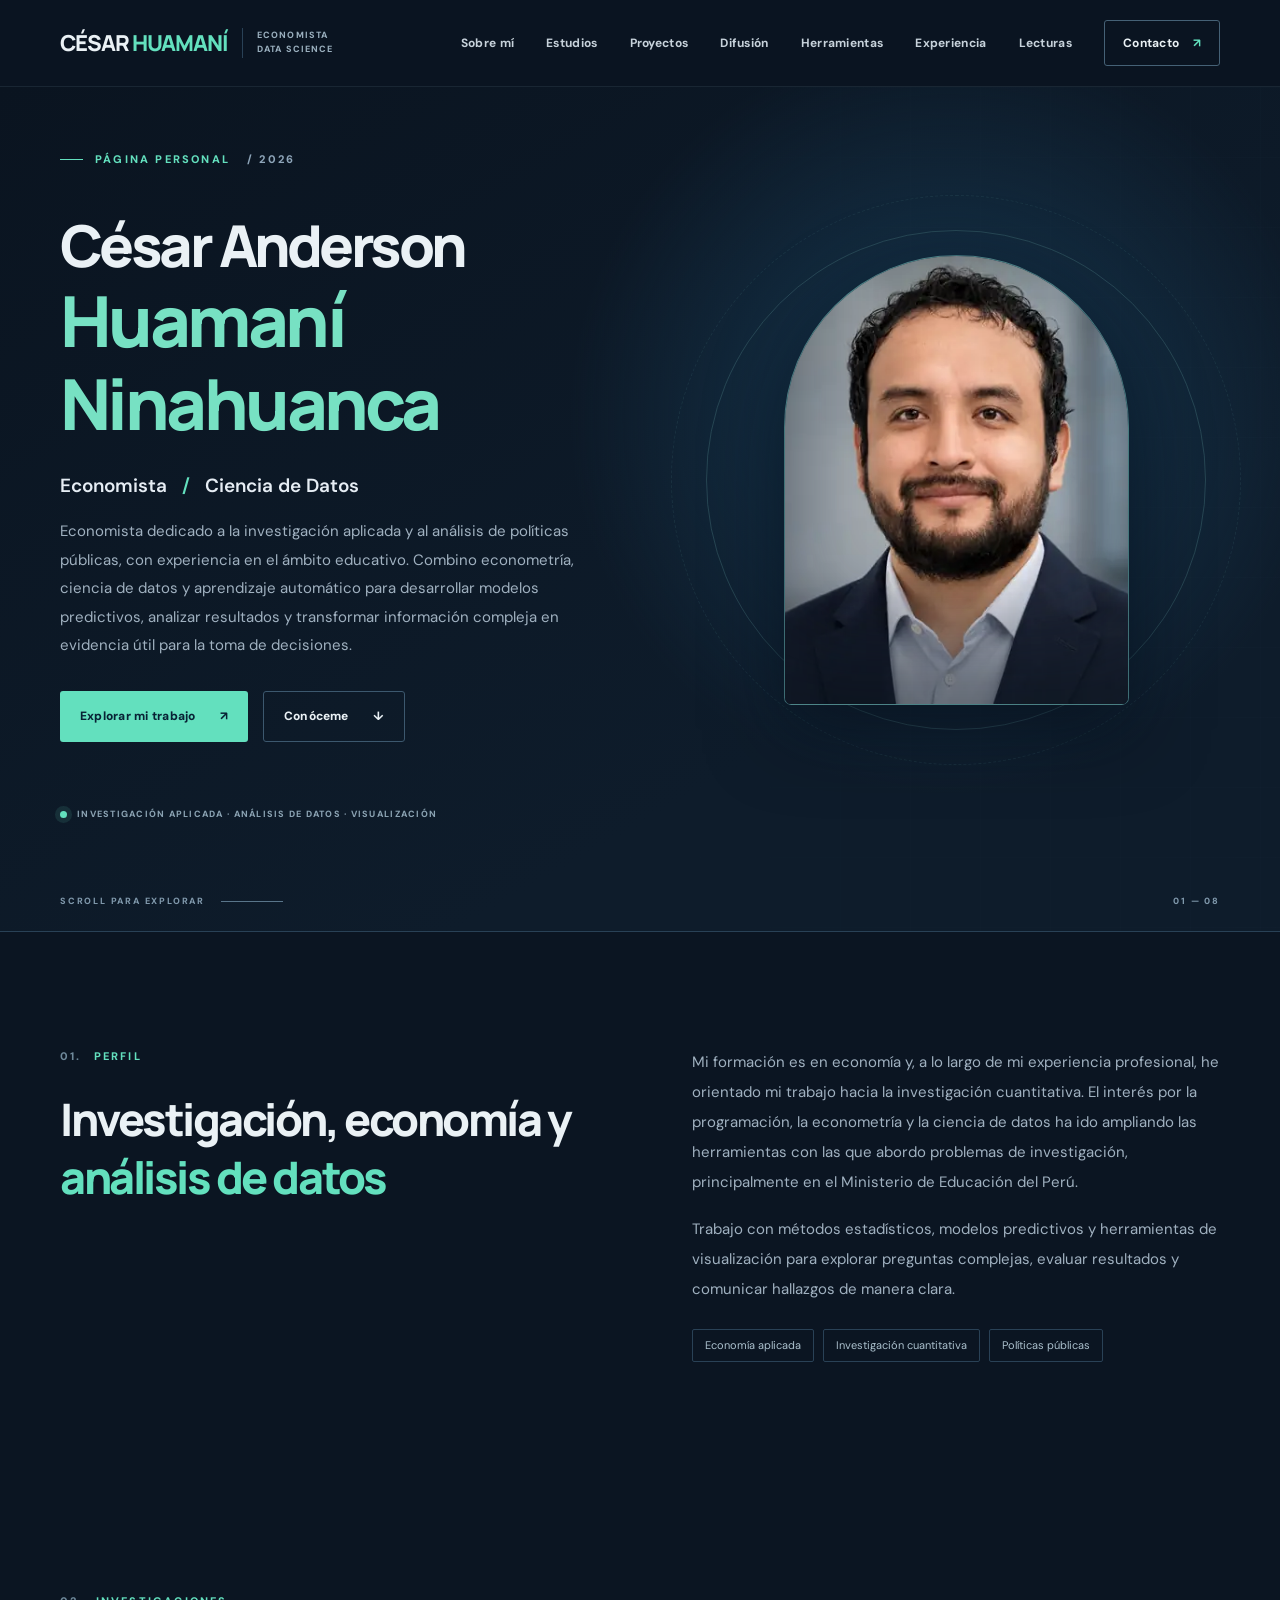
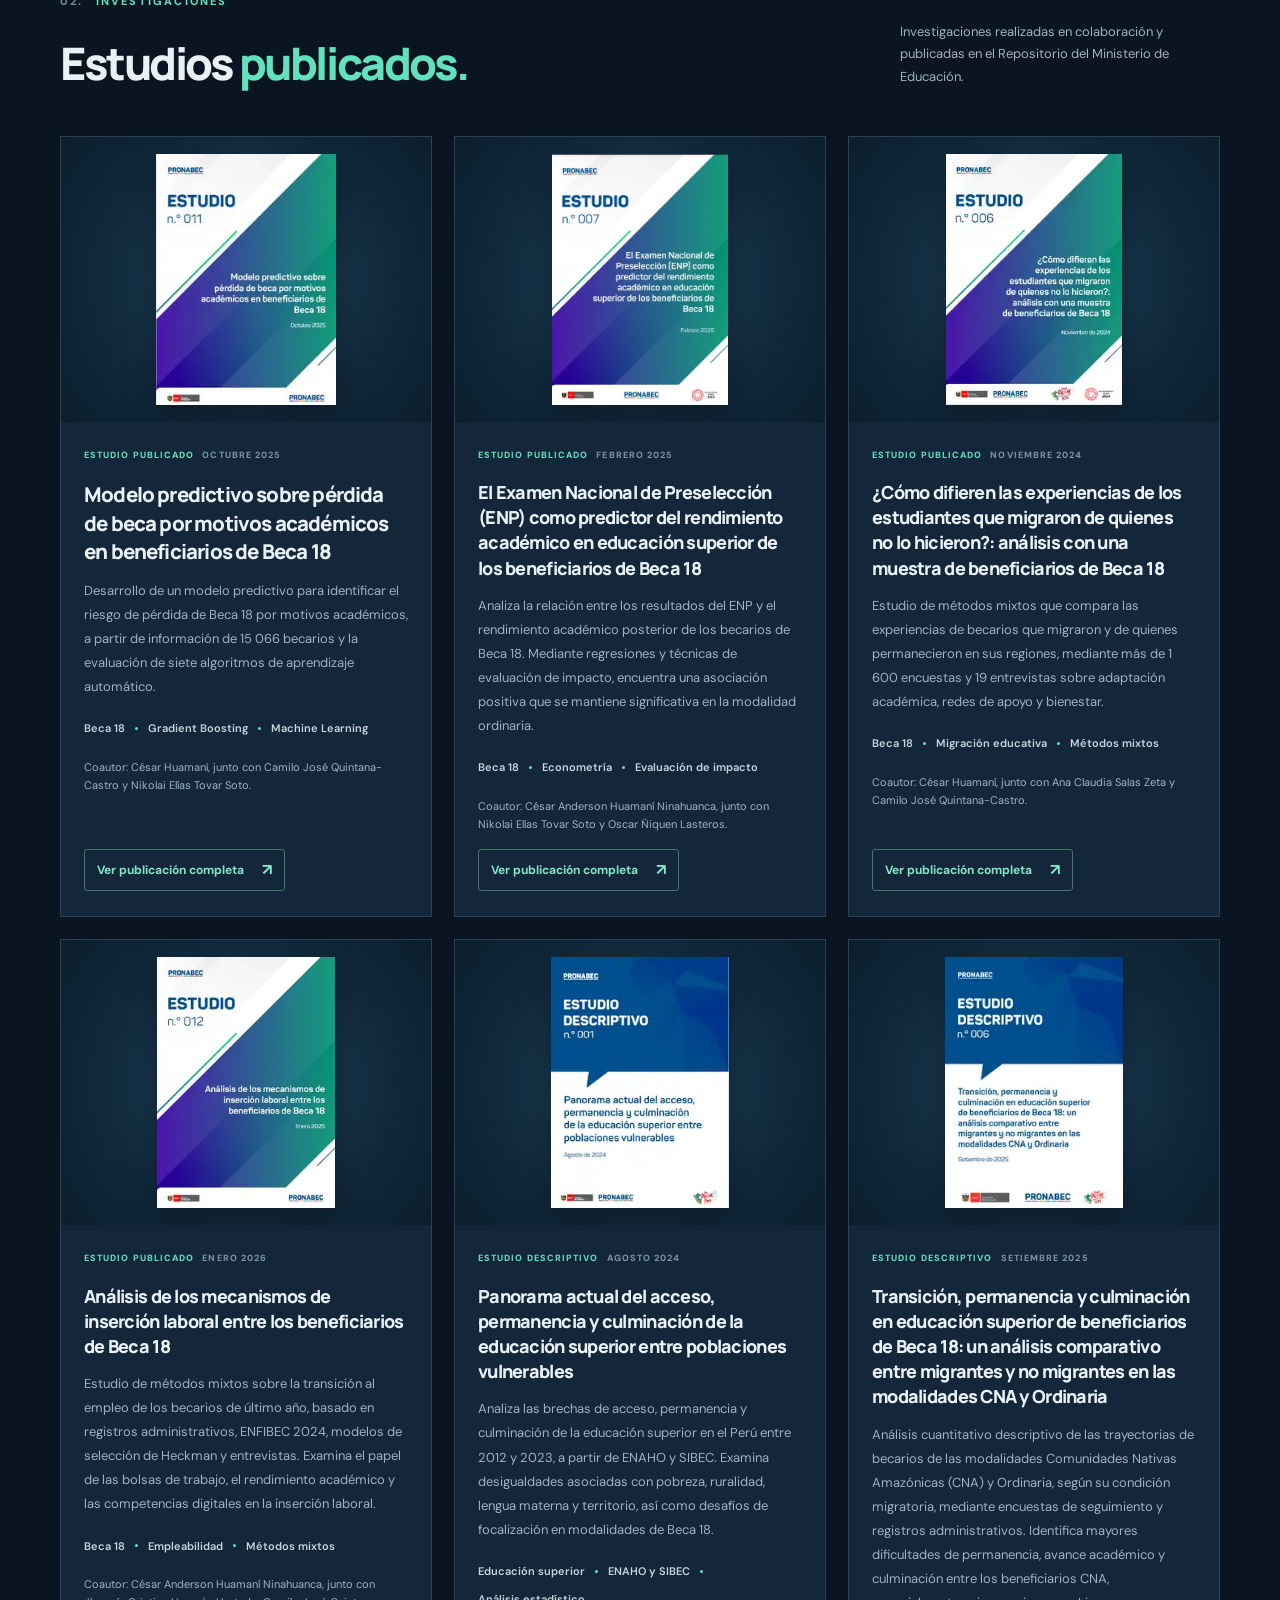
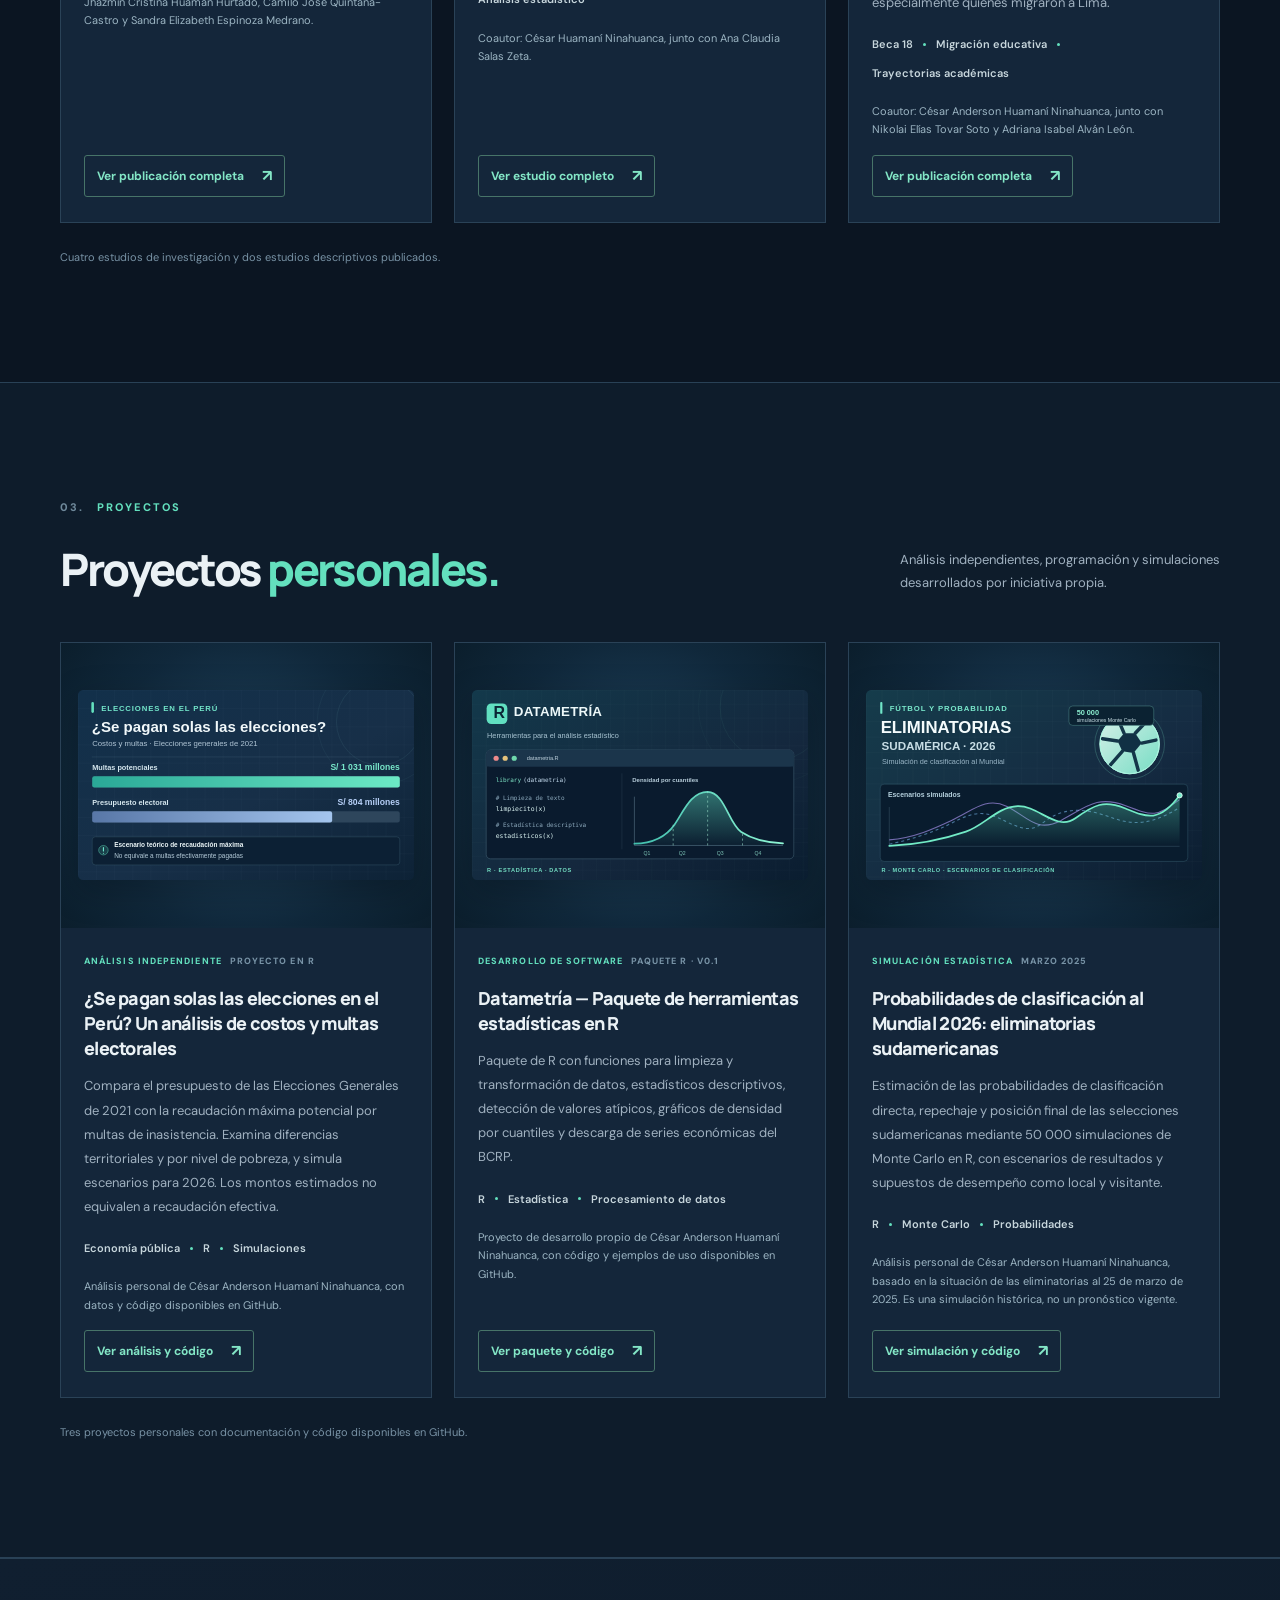
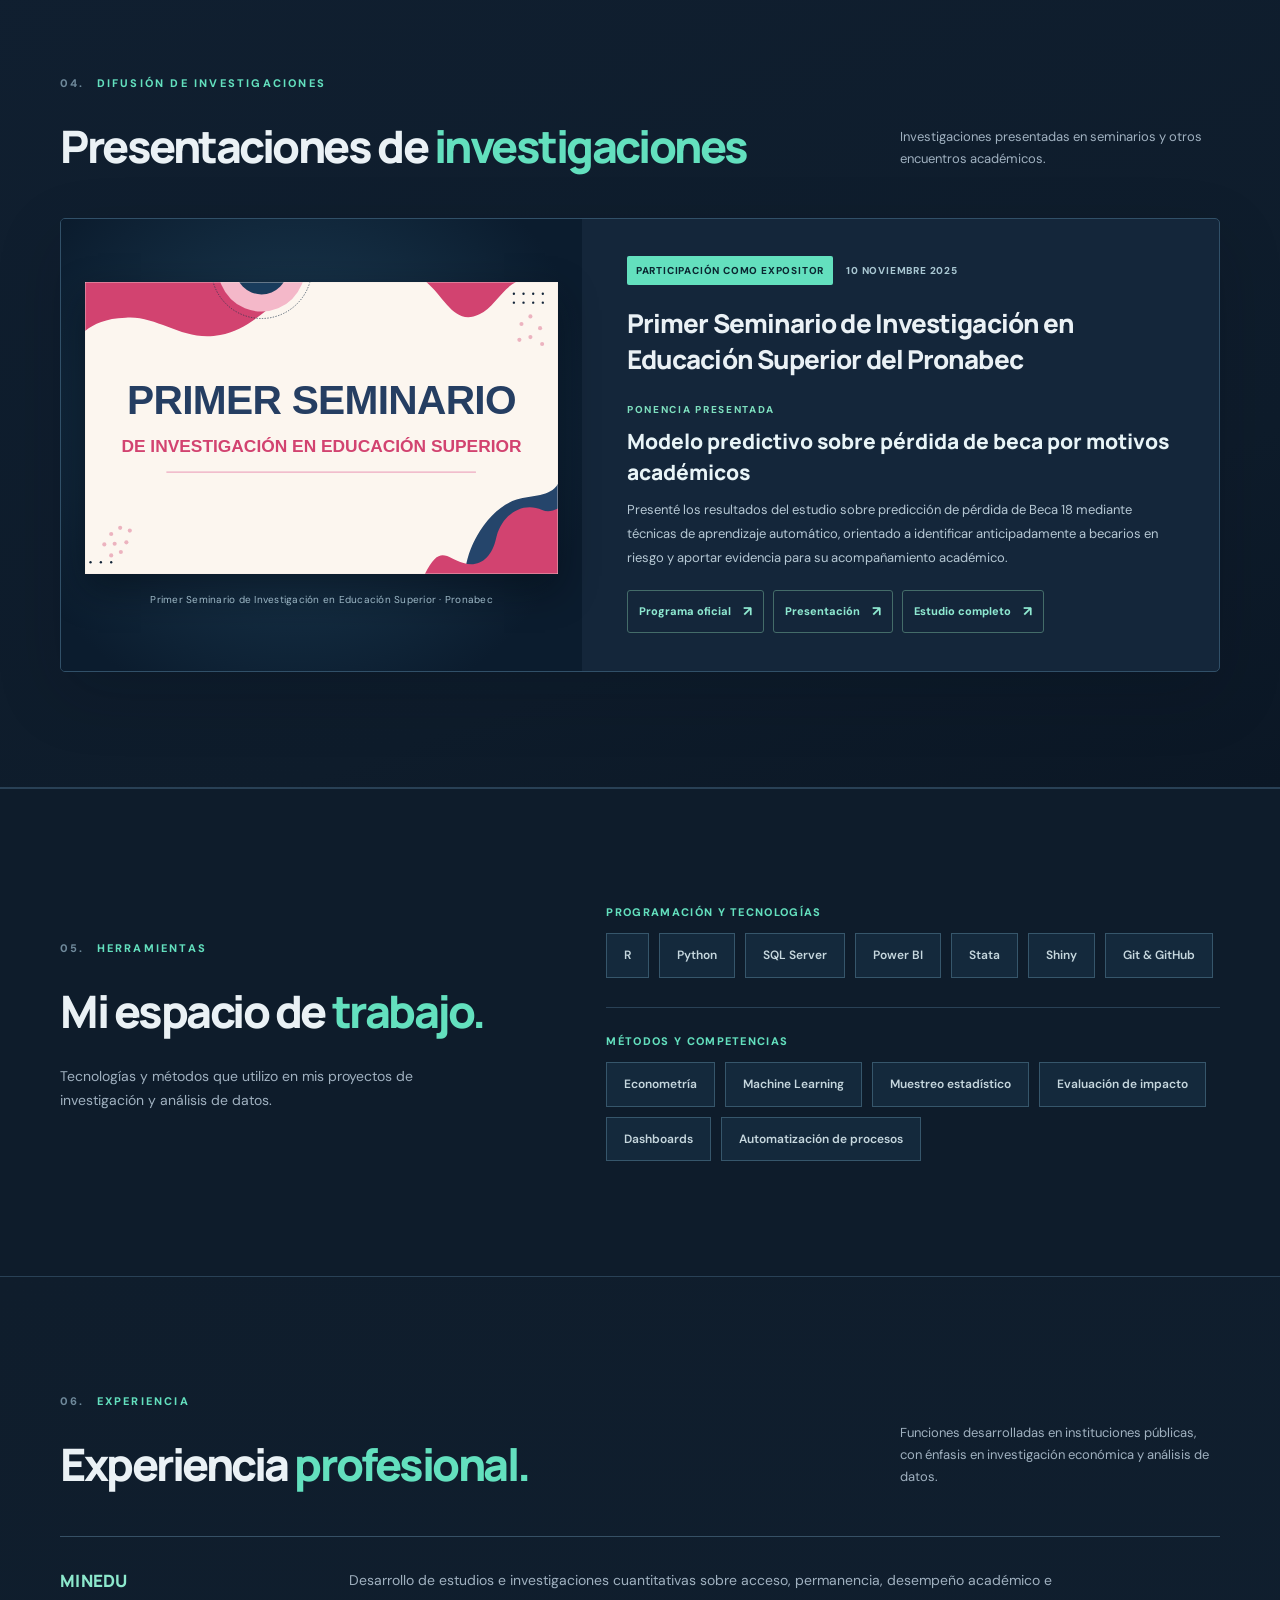
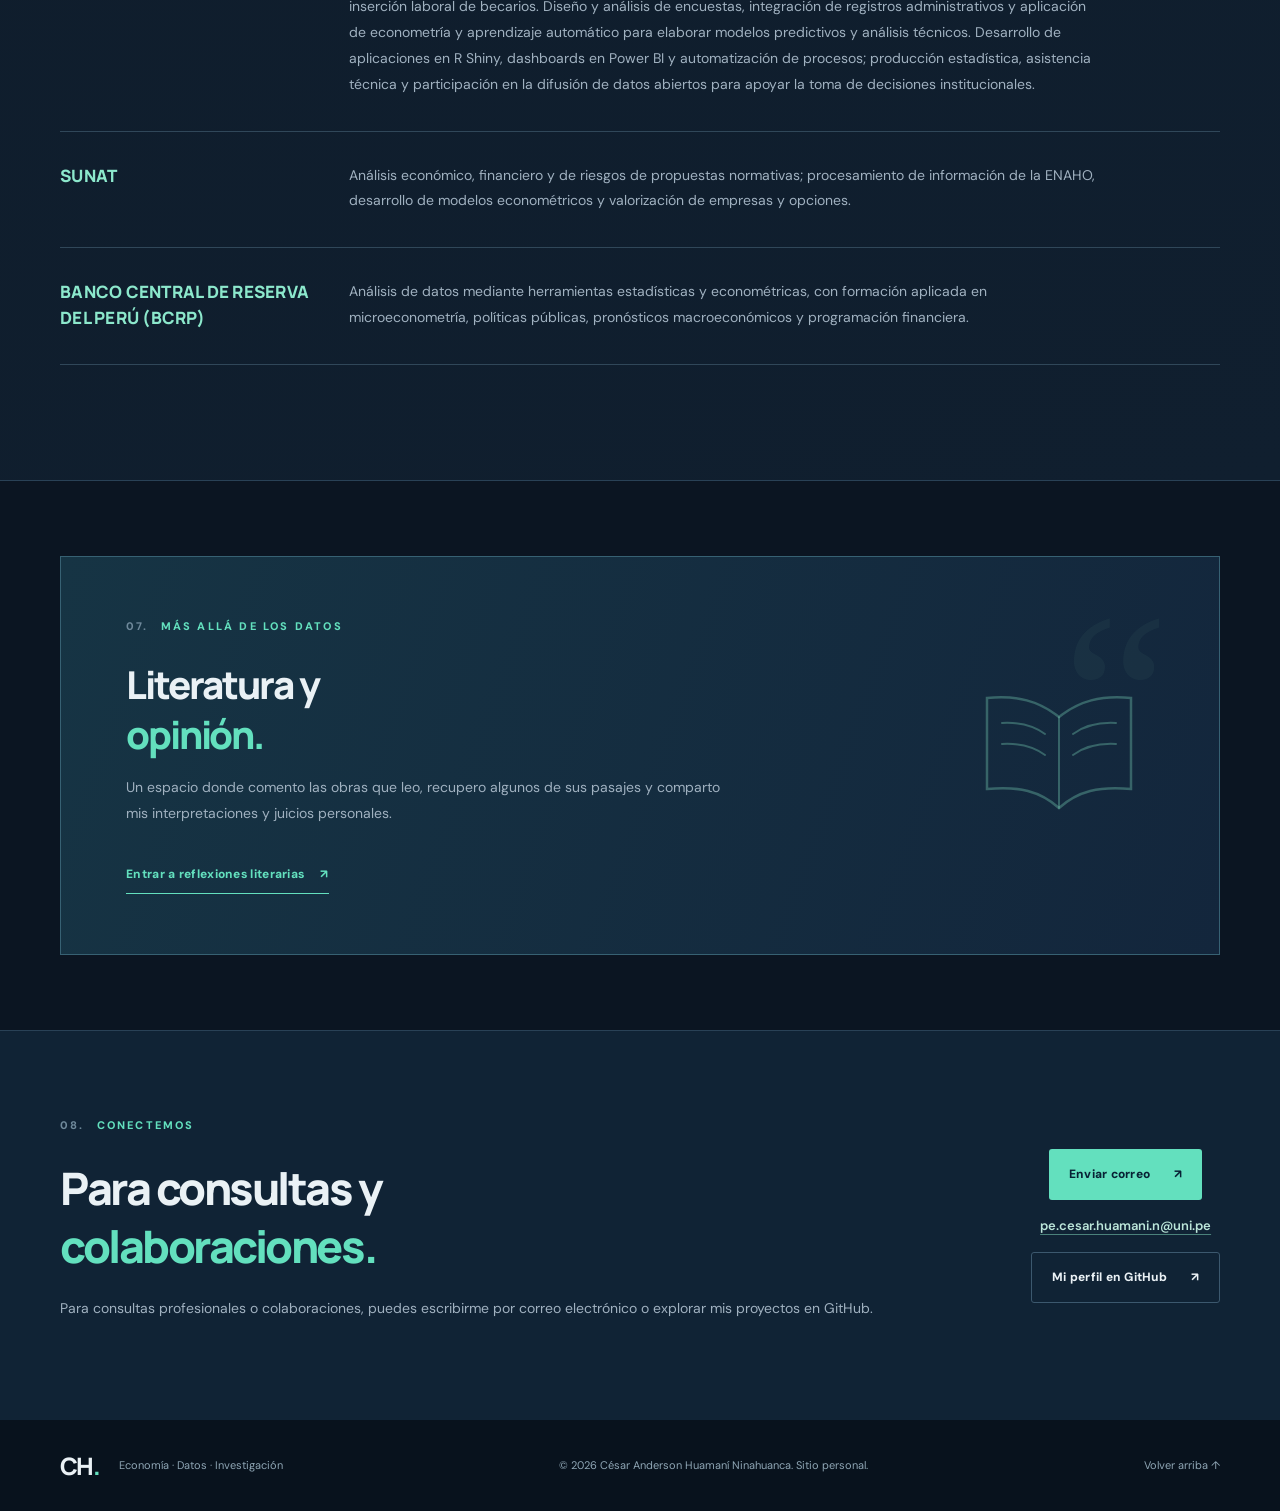
<file: index.html>
<!doctype html>
<html lang="es">
<head>
  <meta charset="utf-8">
  <meta name="viewport" content="width=device-width, initial-scale=1">
  <meta name="google-site-verification" content="wFtDr59W2a3W4id4ztnDBwA9u-1BsSnerxsaB5CQdyc" />
  <meta name="theme-color" content="#0b1522">
  <meta name="description" content="Portafolio de César Anderson Huamaní Ninahuanca: economía aplicada, investigación cuantitativa, ciencia de datos y visualización de información.">
  <meta property="og:type" content="website">
  <meta property="og:title" content="César Anderson Huamaní Ninahuanca | Economía & Ciencia de Datos">
  <meta property="og:description" content="Investigación cuantitativa, modelos predictivos y datos para comprender problemas reales.">
  <meta property="og:url" content="https://cesarahn.github.io/">
  <title>César Anderson Huamaní Ninahuanca — Economía & Ciencia de Datos</title>
  <link rel="icon" type="image/svg+xml" href="favicon.svg">
  <link rel="preconnect" href="https://fonts.googleapis.com">
  <link rel="preconnect" href="https://fonts.gstatic.com" crossorigin>
  <link href="https://fonts.googleapis.com/css2?family=DM+Sans:wght@400;500;600;700&family=Manrope:wght@400;500;600;700;800&display=swap" rel="stylesheet">
  <link rel="stylesheet" href="styles.css?v=20261116-literatura">
  <script src="script.js" defer></script>
</head>
<body>
  <a class="skip-link" href="#inicio">Saltar al contenido</a>
  <div class="reading-progress" aria-hidden="true"></div>
  <header class="header" id="top">
    <div class="container header-inner">
      <a class="brand" href="#inicio" aria-label="César Anderson Huamaní Ninahuanca — Ir al inicio">
        <span class="brand-name">CÉSAR <span>HUAMANÍ</span></span>
        <span class="brand-rule" aria-hidden="true"></span>
        <span class="brand-caption">ECONOMISTA<br>DATA SCIENCE</span>
      </a>
      <button class="menu-toggle" aria-expanded="false" aria-controls="nav-principal" aria-label="Abrir menú">
        <span></span><span></span><span></span>
      </button>
      <nav class="nav" id="nav-principal" aria-label="Navegación principal">
        <a href="#sobre-mi">Sobre mí</a>
        <a href="#estudios">Estudios</a>
        <a href="#proyectos">Proyectos</a>
        <a href="#difusion">Difusión</a>
        <a href="#herramientas">Herramientas</a>
        <a href="#experiencia">Experiencia</a>
        <a href="lecturas/">Lecturas</a>
        <a class="nav-contact" href="#contacto">Contacto <span aria-hidden="true">↗</span></a>
      </nav>
    </div>
  </header>

  <main id="inicio">
    <section class="hero">
      <div class="hero-pattern" aria-hidden="true"></div>
      <div class="container hero-grid">
        <div class="hero-copy">
          <div class="eyebrow"><span class="eyebrow-line"></span> PÁGINA PERSONAL <span class="eyebrow-year">/ 2026</span></div>
          <h1 class="hero-name"><span class="name-line name-given">César Anderson</span><span class="name-line name-middle">Huamaní</span><span class="name-line name-last">Ninahuanca</span></h1>
          <p class="hero-role">Economista <span class="role-separator">/</span> Ciencia de Datos</p>
          <p class="hero-description">Economista dedicado a la investigación aplicada y al análisis de políticas públicas, con experiencia en el ámbito educativo. Combino econometría, ciencia de datos y aprendizaje automático para desarrollar modelos predictivos, analizar resultados y transformar información compleja en evidencia útil para la toma de decisiones.</p>
          <div class="hero-actions">
            <a class="button button-primary" href="#estudios">Explorar mi trabajo <span aria-hidden="true">↗</span></a>
            <a class="button button-quiet" href="#sobre-mi">Conóceme <span aria-hidden="true">↓</span></a>
          </div>
          <div class="hero-bottom"><span class="pulse"></span> INVESTIGACIÓN APLICADA · ANÁLISIS DE DATOS · VISUALIZACIÓN</div>
        </div>
        <div class="hero-art" aria-label="Fotografía de perfil">
          <div class="art-orbit orbit-one" aria-hidden="true"></div>
          <div class="art-orbit orbit-two" aria-hidden="true"></div>
          <div class="portrait-frame">
            <div class="portrait-placeholder" id="portrait-fallback" aria-hidden="true">CH</div>
            <img class="portrait-photo" id="portrait-photo" src="assets/retrato-cesar-huamani.webp" alt="Retrato profesional de César Anderson Huamaní Ninahuanca" width="480" height="480" loading="eager" fetchpriority="high" decoding="async">
          </div>
        </div>
      </div>
      <div class="container hero-index"><span>SCROLL PARA EXPLORAR</span><span class="scroll-line"></span><span>01 — 08</span></div>
    </section>

    <section class="section section-about" id="sobre-mi">
      <div class="container about-grid">
        <div>
          <p class="section-kicker"><span>01.</span> PERFIL</p>
          <h2>Investigación, economía y<br><em>análisis de datos</em></h2>
        </div>
        <div class="about-copy">
          <p>Mi formación es en economía y, a lo largo de mi experiencia profesional, he orientado mi trabajo hacia la investigación cuantitativa. El interés por la programación, la econometría y la ciencia de datos ha ido ampliando las herramientas con las que abordo problemas de investigación, principalmente en el Ministerio de Educación del Perú.</p>
          <p>Trabajo con métodos estadísticos, modelos predictivos y herramientas de visualización para explorar preguntas complejas, evaluar resultados y comunicar hallazgos de manera clara.</p>
          <div class="about-tags"><span>Economía aplicada</span><span>Investigación cuantitativa</span><span>Políticas públicas</span></div>
        </div>
      </div>
    </section>


    <section class="section section-work section-studies" id="estudios">
      <div class="container">
        <div class="section-heading">
          <div>
            <p class="section-kicker"><span>02.</span> INVESTIGACIONES</p>
            <h2>Estudios <em>publicados.</em></h2>
          </div>
          <p>Investigaciones realizadas en colaboración y publicadas en el Repositorio del Ministerio de Educación.</p>
        </div>
        <div class="projects-grid">
          <article class="project-card project-primary">
            <div class="project-art project-art-cover">
              <img src="assets/estudio-011-portada.webp" alt="Portada del Estudio n.º 011 del Pronabec: Modelo predictivo sobre pérdida de beca por motivos académicos en beneficiarios de Beca 18, octubre de 2025" loading="lazy" width="220" height="306">
            </div>
            <div class="project-content">
              <div class="project-meta"><span>ESTUDIO PUBLICADO</span><span>OCTUBRE 2025</span></div>
              <h3>Modelo predictivo sobre pérdida de beca por motivos académicos en beneficiarios de Beca 18</h3>
              <p>Desarrollo de un modelo predictivo para identificar el riesgo de pérdida de Beca 18 por motivos académicos, a partir de información de 15 066 becarios y la evaluación de siete algoritmos de aprendizaje automático.</p>
              <div class="project-tools"><span>Beca 18</span> <i></i> <span>Gradient Boosting</span> <i></i> <span>Machine Learning</span></div>
              <p class="project-authorship">Coautor: César Huamaní, junto con Camilo José Quintana-Castro y Nikolai Elías Tovar Soto.</p>
              <a class="project-publication-link" href="https://repositorio.minedu.gob.pe/handle/20.500.12799/11740" target="_blank" rel="noopener noreferrer" aria-label="Ver estudio publicado en el Repositorio del Ministerio de Educación (se abre en otra pestaña)">Ver publicación completa <span aria-hidden="true">↗</span></a>
            </div>
          </article>
          <article class="project-card project-study-enp">
            <div class="project-art project-art-cover">
              <img src="assets/estudio-007-portada.webp" alt="Portada del Estudio n.º 007 del Pronabec: El Examen Nacional de Preselección como predictor del rendimiento académico de beneficiarios de Beca 18, febrero de 2025" loading="lazy" width="420" height="599">
            </div>
            <div class="project-content">
              <div class="project-meta"><span>ESTUDIO PUBLICADO</span><span>FEBRERO 2025</span></div>
              <h3>El Examen Nacional de Preselección (ENP) como predictor del rendimiento académico en educación superior de los beneficiarios de Beca 18</h3>
              <p>Analiza la relación entre los resultados del ENP y el rendimiento académico posterior de los becarios de Beca 18. Mediante regresiones y técnicas de evaluación de impacto, encuentra una asociación positiva que se mantiene significativa en la modalidad ordinaria.</p>
              <div class="project-tools"><span>Beca 18</span> <i></i> <span>Econometría</span> <i></i> <span>Evaluación de impacto</span></div>
              <p class="project-authorship">Coautor: César Anderson Huamaní Ninahuanca, junto con Nikolai Elías Tovar Soto y Oscar Ñiquen Lasteros.</p>
              <a class="project-publication-link" href="https://repositorio.minedu.gob.pe/handle/20.500.12799/11343" target="_blank" rel="noopener noreferrer" aria-label="Ver estudio del ENP publicado en el Repositorio del Ministerio de Educación (se abre en otra pestaña)">Ver publicación completa <span aria-hidden="true">↗</span></a>
            </div>
          </article>
          <article class="project-card project-study-migration">
            <div class="project-art project-art-cover">
              <img src="assets/estudio-006-portada.webp" alt="Portada del Estudio n.º 006 del Pronabec: ¿Cómo difieren las experiencias de los estudiantes que migraron de quienes no lo hicieron?, noviembre de 2024" loading="lazy" width="240" height="344">
            </div>
            <div class="project-content">
              <div class="project-meta"><span>ESTUDIO PUBLICADO</span><span>NOVIEMBRE 2024</span></div>
              <h3>¿Cómo difieren las experiencias de los estudiantes que migraron de quienes no lo hicieron?: análisis con una muestra de beneficiarios de Beca 18</h3>
              <p>Estudio de métodos mixtos que compara las experiencias de becarios que migraron y de quienes permanecieron en sus regiones, mediante más de 1 600 encuestas y 19 entrevistas sobre adaptación académica, redes de apoyo y bienestar.</p>
              <div class="project-tools"><span>Beca 18</span> <i></i> <span>Migración educativa</span> <i></i> <span>Métodos mixtos</span></div>
              <p class="project-authorship">Coautor: César Huamaní, junto con Ana Claudia Salas Zeta y Camilo José Quintana-Castro.</p>
              <a class="project-publication-link" href="https://repositorio.minedu.gob.pe/handle/20.500.12799/10789" target="_blank" rel="noopener noreferrer" aria-label="Ver Estudio 006 publicado en el Repositorio del Ministerio de Educación (se abre en otra pestaña)">Ver publicación completa <span aria-hidden="true">↗</span></a>
            </div>
          </article>
          <article class="project-card project-study-employment">
            <div class="project-art project-art-cover">
              <img src="assets/estudio-012-portada.webp" alt="Portada del Estudio n.º 012 del Pronabec: Análisis de los mecanismos de inserción laboral entre los beneficiarios de Beca 18; la portada indica enero de 2025" loading="lazy" width="240" height="340">
            </div>
            <div class="project-content">
              <div class="project-meta"><span>ESTUDIO PUBLICADO</span><span>ENERO 2026</span></div>
              <h3>Análisis de los mecanismos de inserción laboral entre los beneficiarios de Beca 18</h3>
              <p>Estudio de métodos mixtos sobre la transición al empleo de los becarios de último año, basado en registros administrativos, ENFIBEC 2024, modelos de selección de Heckman y entrevistas. Examina el papel de las bolsas de trabajo, el rendimiento académico y las competencias digitales en la inserción laboral.</p>
              <div class="project-tools"><span>Beca 18</span> <i></i> <span>Empleabilidad</span> <i></i> <span>Métodos mixtos</span></div>
              <p class="project-authorship">Coautor: César Anderson Huamaní Ninahuanca, junto con Jhazmín Cristina Huamán Hurtado, Camilo José Quintana-Castro y Sandra Elizabeth Espinoza Medrano.</p>
              <a class="project-publication-link" href="https://repositorio.minedu.gob.pe/handle/20.500.12799/12114" target="_blank" rel="noopener noreferrer" aria-label="Ver Estudio 012 publicado en el Repositorio del Ministerio de Educación (se abre en otra pestaña)">Ver publicación completa <span aria-hidden="true">↗</span></a>
            </div>
          </article>
          <article class="project-card project-study-migration project-study-descriptive-001">
            <div class="project-art project-art-cover">
              <img src="assets/reporte-estadistico-001-portada.webp" alt="Portada del Estudio descriptivo n.º 001 de Pronabec: Panorama actual del acceso, permanencia y culminación de la educación superior entre poblaciones vulnerables, agosto de 2024" loading="lazy" width="240" height="340">
            </div>
            <div class="project-content">
              <div class="project-meta"><span>ESTUDIO DESCRIPTIVO</span><span>AGOSTO 2024</span></div>
              <h3>Panorama actual del acceso, permanencia y culminación de la educación superior entre poblaciones vulnerables</h3>
              <p>Analiza las brechas de acceso, permanencia y culminación de la educación superior en el Perú entre 2012 y 2023, a partir de ENAHO y SIBEC. Examina desigualdades asociadas con pobreza, ruralidad, lengua materna y territorio, así como desafíos de focalización en modalidades de Beca 18.</p>
              <div class="project-tools"><span>Educación superior</span> <i></i> <span>ENAHO y SIBEC</span> <i></i> <span>Análisis estadístico</span></div>
              <p class="project-authorship">Coautor: César Huamaní Ninahuanca, junto con Ana Claudia Salas Zeta.</p>
              <a class="project-publication-link" href="https://repositorio.minedu.gob.pe/handle/20.500.12799/10666" target="_blank" rel="noopener noreferrer" aria-label="Ver Estudio descriptivo 001 publicado en el Repositorio del Ministerio de Educación (se abre en otra pestaña)">Ver estudio completo <span aria-hidden="true">↗</span></a>
            </div>
          </article>
          <article class="project-card project-study-migration project-study-cna">
            <div class="project-art project-art-cover">
              <img src="assets/estudio-descriptivo-006-portada.webp" alt="Portada del Estudio descriptivo n.º 006 de Pronabec: Transición, permanencia y culminación en educación superior de beneficiarios de Beca 18, setiembre de 2025" loading="lazy" width="220" height="311">
            </div>
            <div class="project-content">
              <div class="project-meta"><span>ESTUDIO DESCRIPTIVO</span><span>SETIEMBRE 2025</span></div>
              <h3>Transición, permanencia y culminación en educación superior de beneficiarios de Beca 18: un análisis comparativo entre migrantes y no migrantes en las modalidades CNA y Ordinaria</h3>
              <p>Análisis cuantitativo descriptivo de las trayectorias de becarios de las modalidades Comunidades Nativas Amazónicas (CNA) y Ordinaria, según su condición migratoria, mediante encuestas de seguimiento y registros administrativos. Identifica mayores dificultades de permanencia, avance académico y culminación entre los beneficiarios CNA, especialmente quienes migraron a Lima.</p>
              <div class="project-tools"><span>Beca 18</span> <i></i> <span>Migración educativa</span> <i></i> <span>Trayectorias académicas</span></div>
              <p class="project-authorship">Coautor: César Anderson Huamaní Ninahuanca, junto con Nikolai Elías Tovar Soto y Adriana Isabel Alván León.</p>
              <a class="project-publication-link" href="https://repositorio.minedu.gob.pe/handle/20.500.12799/11707" target="_blank" rel="noopener noreferrer" aria-label="Ver estudio descriptivo 006 publicado en el Repositorio del Ministerio de Educación (se abre en otra pestaña)">Ver publicación completa <span aria-hidden="true">↗</span></a>
            </div>
          </article>
        </div>
        <p class="projects-note">Cuatro estudios de investigación y dos estudios descriptivos publicados.</p>
      </div>
    </section>

    <section class="section section-work section-projects" id="proyectos">
      <div class="container">
        <div class="section-heading">
          <div>
            <p class="section-kicker"><span>03.</span> PROYECTOS</p>
            <h2>Proyectos <em>personales.</em></h2>
          </div>
          <p>Análisis independientes, programación y simulaciones desarrollados por iniciativa propia.</p>
        </div>
        <div class="projects-grid">
          <article class="project-card project-independent">
            <div class="project-art project-art-election">
              <img src="assets/elecciones-costos-multas.svg" alt="Gráfico del análisis electoral 2021: multas potenciales de S/ 1 031 millones frente a un presupuesto electoral de S/ 804 millones; no es recaudación efectiva" loading="lazy" width="780" height="440">
            </div>
            <div class="project-content">
              <div class="project-meta"><span>ANÁLISIS INDEPENDIENTE</span><span>PROYECTO EN R</span></div>
              <h3>¿Se pagan solas las elecciones en el Perú? Un análisis de costos y multas electorales</h3>
              <p>Compara el presupuesto de las Elecciones Generales de 2021 con la recaudación máxima potencial por multas de inasistencia. Examina diferencias territoriales y por nivel de pobreza, y simula escenarios para 2026. Los montos estimados no equivalen a recaudación efectiva.</p>
              <div class="project-tools"><span>Economía pública</span> <i></i> <span>R</span> <i></i> <span>Simulaciones</span></div>
              <p class="project-authorship">Análisis personal de César Anderson Huamaní Ninahuanca, con datos y código disponibles en GitHub.</p>
              <a class="project-publication-link" href="https://github.com/CesarAHN/se-pagan-solas-las-elecciones-en-el-peru-un-analisis-de-costos-y-multas-electorales" target="_blank" rel="noopener noreferrer" aria-label="Consultar análisis y código en GitHub (se abre en otra pestaña)">Ver análisis y código <span aria-hidden="true">↗</span></a>
            </div>
          </article>
          <article class="project-card project-datametria">
            <div class="project-art project-art-datametria">
              <img src="assets/datametria-r.svg" alt="Ilustración original del paquete Datametría: consola de R y curva de densidad estadística con divisiones por cuantiles" loading="lazy" width="780" height="440">
            </div>
            <div class="project-content">
              <div class="project-meta"><span>DESARROLLO DE SOFTWARE</span><span>PAQUETE R · V0.1</span></div>
              <h3>Datametría — Paquete de herramientas estadísticas en R</h3>
              <p>Paquete de R con funciones para limpieza y transformación de datos, estadísticos descriptivos, detección de valores atípicos, gráficos de densidad por cuantiles y descarga de series económicas del BCRP.</p>
              <div class="project-tools"><span>R</span> <i></i> <span>Estadística</span> <i></i> <span>Procesamiento de datos</span></div>
              <p class="project-authorship">Proyecto de desarrollo propio de César Anderson Huamaní Ninahuanca, con código y ejemplos de uso disponibles en GitHub.</p>
              <a class="project-publication-link" href="https://github.com/CesarAHN/datametria" target="_blank" rel="noopener noreferrer" aria-label="Ver paquete Datametría y su código en GitHub (se abre en otra pestaña)">Ver paquete y código <span aria-hidden="true">↗</span></a>
            </div>
          </article>
          <article class="project-card project-worldcup">
            <div class="project-art project-art-worldcup">
              <img src="assets/eliminatorias-montecarlo.svg" alt="Ilustración original de un balón de fútbol y una gráfica de distribuciones de probabilidad, con la etiqueta 50 000 simulaciones de Monte Carlo" loading="lazy" width="780" height="440">
            </div>
            <div class="project-content">
              <div class="project-meta"><span>SIMULACIÓN ESTADÍSTICA</span><span>MARZO 2025</span></div>
              <h3>Probabilidades de clasificación al Mundial 2026: eliminatorias sudamericanas</h3>
              <p>Estimación de las probabilidades de clasificación directa, repechaje y posición final de las selecciones sudamericanas mediante 50 000 simulaciones de Monte Carlo en R, con escenarios de resultados y supuestos de desempeño como local y visitante.</p>
              <div class="project-tools"><span>R</span> <i></i> <span>Monte Carlo</span> <i></i> <span>Probabilidades</span></div>
              <p class="project-authorship">Análisis personal de César Anderson Huamaní Ninahuanca, basado en la situación de las eliminatorias al 25 de marzo de 2025. Es una simulación histórica, no un pronóstico vigente.</p>
              <a class="project-publication-link" href="https://github.com/CesarAHN/probabilidades-eliminatorias-sudamerica-mundial-2026" target="_blank" rel="noopener noreferrer" aria-label="Ver análisis probabilístico y código de simulación en GitHub (se abre en otra pestaña)">Ver simulación y código <span aria-hidden="true">↗</span></a>
            </div>
          </article>
        </div>
        <p class="projects-note">Tres proyectos personales con documentación y código disponibles en GitHub.</p>
      </div>
    </section>


    <section class="section section-diffusion" id="difusion" aria-labelledby="difusion-title">
      <div class="container">
        <div class="section-heading">
          <div>
            <p class="section-kicker"><span>04.</span> DIFUSIÓN DE INVESTIGACIONES</p>
            <h2 id="difusion-title">Presentaciones de <em>investigaciones</em></h2>
          </div>
          <p>Investigaciones presentadas en seminarios y otros encuentros académicos.</p>
        </div>
        <article class="diffusion-feature">
          <div class="diffusion-visual">
            <img src="assets/seminario-investigacion-2025.svg" alt="Composición gráfica del Primer Seminario de Investigación en Educación Superior del Pronabec, basada en el afiche del evento" loading="lazy" width="686" height="424">
            <p class="diffusion-image-note">Primer Seminario de Investigación en Educación Superior · Pronabec</p>
          </div>
          <div class="diffusion-content">
            <div class="diffusion-meta"><span>PARTICIPACIÓN COMO EXPOSITOR</span><time datetime="2025-11-10">10 NOVIEMBRE 2025</time></div>
            <h3>Primer Seminario de Investigación en Educación Superior del Pronabec</h3>
            <p class="diffusion-field-title">PONENCIA PRESENTADA</p>
            <h4>Modelo predictivo sobre pérdida de beca por motivos académicos</h4>
            <p class="diffusion-description">Presenté los resultados del estudio sobre predicción de pérdida de Beca 18 mediante técnicas de aprendizaje automático, orientado a identificar anticipadamente a becarios en riesgo y aportar evidencia para su acompañamiento académico.</p>
            <div class="diffusion-links">
              <a href="https://www.pronabec.gob.pe/wp-content/uploads/2025/11/Programa-Primer-Seminario-de-Investigacion-Pronabec.pdf" target="_blank" rel="noopener noreferrer">Programa oficial <span aria-hidden="true">↗</span></a>
              <a href="https://www.pronabec.gob.pe/wp-content/uploads/2025/11/Modelo-predictivo-sobre-perdida-de-beca-por-motivos-academicos.pptx" target="_blank" rel="noopener noreferrer">Presentación <span aria-hidden="true">↗</span></a>
              <a href="https://repositorio.minedu.gob.pe/handle/20.500.12799/11740" target="_blank" rel="noopener noreferrer">Estudio completo <span aria-hidden="true">↗</span></a>
            </div>
          </div>
        </article>
      </div>
    </section>

    <section class="section section-tools" id="herramientas">
      <div class="container tools-grid">
        <div><p class="section-kicker"><span>05.</span> HERRAMIENTAS</p><h2>Mi espacio de <em>trabajo.</em></h2><p>Tecnologías y métodos que utilizo en mis proyectos de investigación y análisis de datos.</p></div>
        <div class="tool-categories" aria-label="Tecnologías, métodos y competencias">
          <div class="tool-category">
            <h3>PROGRAMACIÓN Y TECNOLOGÍAS</h3>
            <div class="tool-list"><span>R</span><span>Python</span><span>SQL Server</span><span>Power BI</span><span>Stata</span><span>Shiny</span><span>Git &amp; GitHub</span></div>
          </div>
          <div class="tool-category">
            <h3>MÉTODOS Y COMPETENCIAS</h3>
            <div class="tool-list"><span>Econometría</span><span>Machine Learning</span><span>Muestreo estadístico</span><span>Evaluación de impacto</span><span>Dashboards</span><span>Automatización de procesos</span></div>
          </div>
        </div>
      </div>
    </section>

    <section class="section section-experience" id="experiencia" aria-labelledby="experiencia-title">
      <div class="container">
        <div class="section-heading">
          <div>
            <p class="section-kicker"><span>06.</span> EXPERIENCIA</p>
            <h2 id="experiencia-title">Experiencia <em>profesional.</em></h2>
          </div>
          <p>Funciones desarrolladas en instituciones públicas, con énfasis en investigación económica y análisis de datos.</p>
        </div>
        <div class="experience-list">
          <article class="experience-item">
            <h3 class="experience-institution">MINEDU</h3>
            <p>Desarrollo de estudios e investigaciones cuantitativas sobre acceso, permanencia, desempeño académico e inserción laboral de becarios. Diseño y análisis de encuestas, integración de registros administrativos y aplicación de econometría y aprendizaje automático para elaborar modelos predictivos y análisis técnicos. Desarrollo de aplicaciones en R Shiny, dashboards en Power BI y automatización de procesos; producción estadística, asistencia técnica y participación en la difusión de datos abiertos para apoyar la toma de decisiones institucionales.</p>
          </article>
          <article class="experience-item">
            <h3 class="experience-institution">SUNAT</h3>
            <p>Análisis económico, financiero y de riesgos de propuestas normativas; procesamiento de información de la ENAHO, desarrollo de modelos econométricos y valorización de empresas y opciones.</p>
          </article>
          <article class="experience-item">
            <h3 class="experience-institution">BANCO CENTRAL DE RESERVA DEL PERÚ (BCRP)</h3>
            <p>Análisis de datos mediante herramientas estadísticas y econométricas, con formación aplicada en microeconometría, políticas públicas, pronósticos macroeconómicos y programación financiera.</p>
          </article>
        </div>
      </div>
    </section>

    <section class="section section-reading" id="lecturas">
      <div class="container reading-panel">
        <div class="reading-ornament" aria-hidden="true">“</div>
        <div><p class="section-kicker"><span>07.</span> MÁS ALLÁ DE LOS DATOS</p><h2>Literatura y<br><em>opinión.</em></h2><p>Un espacio donde comento las obras que leo, recupero algunos de sus pasajes y comparto mis interpretaciones y juicios personales.</p><a class="reading-link" href="lecturas/">Entrar a reflexiones literarias <span aria-hidden="true">↗</span></a></div>
        <div class="reading-symbol" aria-hidden="true"><svg viewBox="0 0 190 190" fill="none"><path d="M95 151c-19-17-40-22-72-19V41c30-3 52 3 72 19 20-16 42-22 72-19v91c-32-3-53 2-72 19Z" stroke="currentColor" stroke-width="2.5"/><path d="M95 60v91M38 66c18-1 32 3 43 11M38 87c18-1 32 3 43 11m28-21c11-8 25-12 43-11m-43 32c11-8 25-12 43-11" stroke="currentColor" stroke-width="2" stroke-linecap="round"/></svg></div>
      </div>
    </section>

    <section class="section contact" id="contacto"><div class="container contact-grid"><div><p class="section-kicker"><span>08.</span> CONECTEMOS</p><h2>Para consultas y<br><em>colaboraciones.</em></h2><p>Para consultas profesionales o colaboraciones, puedes escribirme por correo electrónico o explorar mis proyectos en GitHub.</p></div><div class="contact-action"><a href="mailto:pe.cesar.huamani.n@uni.pe" class="button button-primary">Enviar correo <span aria-hidden="true">↗</span></a><a href="mailto:pe.cesar.huamani.n@uni.pe" class="contact-email">pe.cesar.huamani.n@uni.pe</a><a href="https://github.com/CesarAHN" target="_blank" rel="noopener noreferrer" class="button button-quiet">Mi perfil en GitHub <span aria-hidden="true">↗</span></a></div></div></section>
  </main>
  <footer class="footer"><div class="container footer-inner"><div><span class="footer-brand">CH<span>.</span></span><span>Economía · Datos · Investigación</span></div><p>© <span id="year">2026</span> César Anderson Huamaní Ninahuanca. Sitio personal.</p><a href="#top">Volver arriba ↑</a></div></footer>
</body>
</html>
</file>
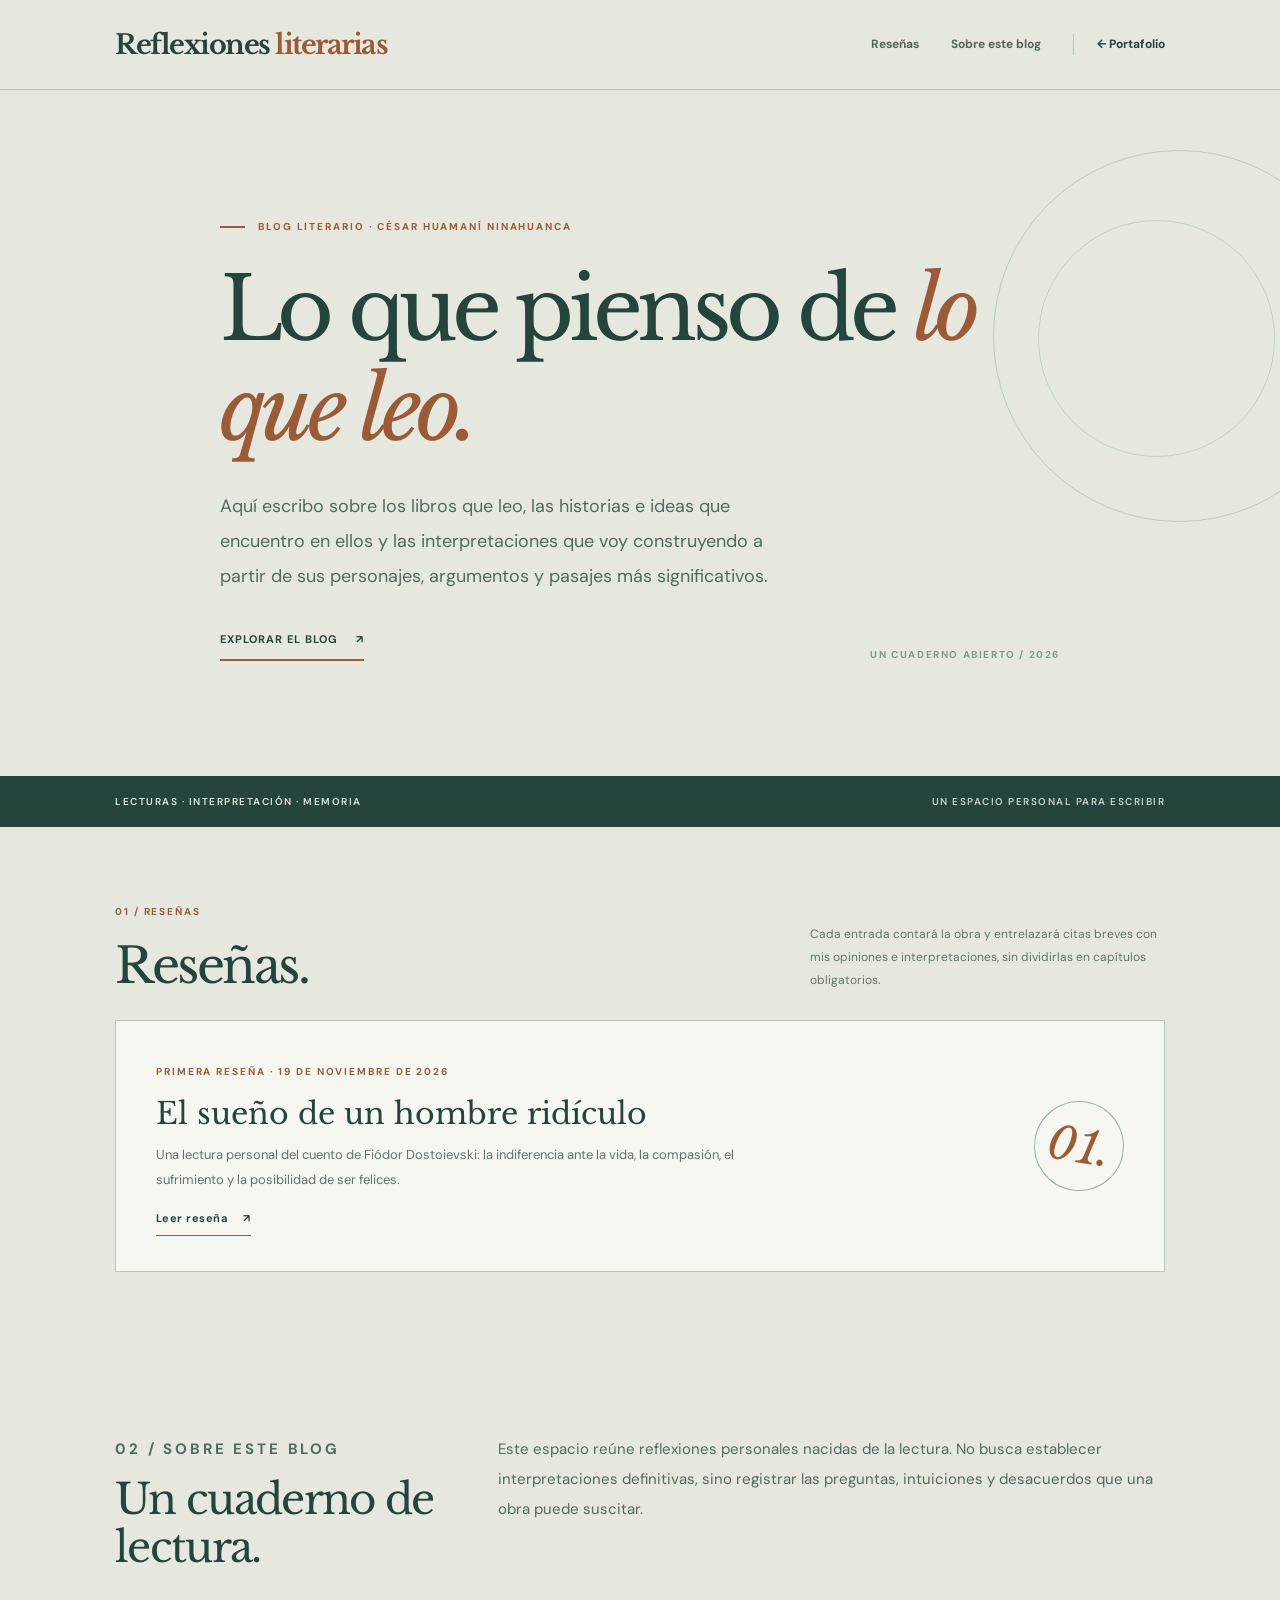
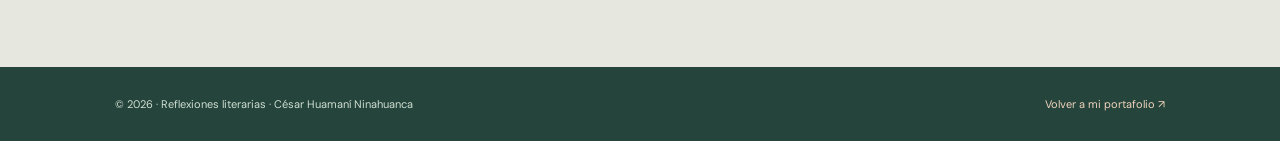
<file: lecturas/index.html>
<!doctype html>
<html lang="es">
<head>
  <meta charset="utf-8">
  <meta name="viewport" content="width=device-width, initial-scale=1">
  <link rel="icon" type="image/svg+xml" href="favicon.svg?v=1">
  <meta name="theme-color" content="#24443c">
  <meta name="description" content="Reflexiones literarias de César Huamaní Ninahuanca: libros leídos, resúmenes, críticas y comentarios personales sobre literatura.">
  <meta property="og:type" content="website">
  <meta property="og:title" content="Reflexiones literarias | César Huamaní Ninahuanca">
  <meta property="og:description" content="Las palabras también permanecen. Un blog de lecturas, notas y reflexiones personales.">
  <meta property="og:url" content="https://cesarahn.github.io/lecturas/">
  <link rel="canonical" href="https://cesarahn.github.io/lecturas/">
  <title>Reflexiones literarias | César Huamaní Ninahuanca</title>
  <link rel="preconnect" href="https://fonts.googleapis.com">
  <link rel="preconnect" href="https://fonts.gstatic.com" crossorigin>
  <link href="https://fonts.googleapis.com/css2?family=DM+Sans:wght@400;500;600;700&family=Libre+Baskerville:ital,wght@0,400;0,700;1,400&display=swap" rel="stylesheet">
  <style>
    :root{
      color-scheme:light;
      --bg:#e6e8df;
      --paper:#f6f7f0;
      --paper-2:#d9e1d5;
      --forest:#24443c;
      --ink:#243b36;
      --rust:#9b5b36;
      --muted:#61756d;
      --line:#b8c6bb;
      --sans:"DM Sans",system-ui,-apple-system,sans-serif;
      --serif:"Libre Baskerville",Georgia,serif;
      --width:1050px;
    }
    *{box-sizing:border-box}
    html{scroll-behavior:smooth;scroll-padding-top:100px}
    body{margin:0;background:var(--bg);color:var(--ink);font-family:var(--sans);line-height:1.7;-webkit-font-smoothing:antialiased}
    ::selection{background:#cbd0b5;color:var(--forest)}
    a{color:inherit;text-decoration:none}
    a:focus-visible{outline:3px solid var(--rust);outline-offset:4px}
    .container{width:min(calc(100% - 64px),var(--width));margin-inline:auto}
    .skip-link{position:fixed;top:-80px;left:20px;background:var(--forest);color:white;padding:12px 17px;z-index:100}
    .skip-link:focus{top:15px}
    .site-header{background:var(--bg);border-bottom:1px solid var(--line)}
    .header-inner{min-height:89px;display:flex;justify-content:space-between;align-items:center;gap:26px}
    .brand{font:700 clamp(20px,2.4vw,27px)/1.15 var(--serif);letter-spacing:-.055em;color:var(--forest);white-space:normal}
    .brand span{color:var(--rust)}
    .navigation{display:flex;align-items:center;gap:clamp(16px,2.6vw,32px)}
    .navigation a{font-size:12px;font-weight:700;color:#50665c;transition:color .2s}
    .navigation a:hover,.navigation a:focus-visible{color:var(--rust)}
    .navigation .portfolio-link{padding-left:23px;border-left:1px solid var(--line);color:var(--forest)}
    .hero{padding:clamp(76px,11vw,128px) 0 clamp(72px,10vw,115px);position:relative;overflow:hidden}
    .hero::after{content:"";position:absolute;right:max(-130px,calc((100vw - var(--width))/2 - 200px));top:60px;width:370px;height:370px;border:1px solid #92a99a78;border-radius:50%;pointer-events:none}
    .hero::before{content:"";position:absolute;right:max(-40px,calc((100vw - var(--width))/2 - 110px));top:130px;width:235px;height:235px;border:1px solid #92a99a64;border-radius:50%;pointer-events:none}
    .hero-content{position:relative;z-index:1;max-width:840px}
    .eyebrow,.section-label,.aside-label{font-size:10px;font-weight:700;letter-spacing:.19em;text-transform:uppercase;color:var(--rust)}
    .eyebrow{display:flex;align-items:center;gap:13px;margin:0 0 25px}
    .eyebrow::before{content:"";width:25px;height:2px;background:var(--rust)}
    h1,h2,h3,p{margin-top:0}
    .hero h1{max-width:820px;font:400 clamp(45px,6.8vw,88px)/1.15 var(--serif);letter-spacing:-.065em;margin:0 0 29px;color:var(--forest)}
    .hero h1 em{font-weight:400;color:var(--rust)}
    .hero-summary{font-size:clamp(15px,1.5vw,18px);line-height:1.95;max-width:585px;color:#526a60;margin:0 0 30px}
    .hero-action{display:inline-flex;align-items:center;gap:18px;font-size:11px;font-weight:700;text-transform:uppercase;letter-spacing:.09em;border-bottom:2px solid var(--rust);color:var(--forest);padding:0 0 10px;transition:gap .2s}
    .hero-action:hover{gap:25px}
    .hero-index{position:absolute;bottom:0;right:0;color:#81998b;font:700 10px var(--sans);letter-spacing:.16em}
    .editorial-bar{background:var(--forest);color:#dfe8dc;border-top:1px solid var(--forest);border-bottom:1px solid var(--forest)}
    .bar-inner{display:flex;justify-content:space-between;gap:30px;align-items:center;padding:16px 0}
    .bar-inner span{font-size:10px;font-weight:600;letter-spacing:.15em;text-transform:uppercase}
    .bar-inner span:last-child{color:#c3d3c5}
    .content-section{padding:76px 0 82px}
    .section-head{display:flex;justify-content:space-between;align-items:end;gap:25px;margin-bottom:24px}
    .section-label{margin:0 0 15px}
    .section-title{font:400 clamp(33px,4vw,49px)/1.25 var(--serif);letter-spacing:-.05em;margin:0;color:var(--forest)}
    .section-head .section-note{font-size:12px;line-height:1.9;color:var(--muted);max-width:355px;margin:0 0 5px}
    .writing-area{background:var(--paper);border:1px solid var(--line);padding:35px 40px;display:flex;align-items:center;justify-content:space-between;gap:25px}
    .writing-area h3{font:400 clamp(21px,2.5vw,30px)/1.35 var(--serif);color:var(--forest);margin:10px 0 9px}
    .writing-area p{font-size:13px;line-height:1.9;color:var(--muted);margin:0;max-width:630px}
    .writing-area .marker{flex-shrink:0;width:90px;height:90px;border:1px solid #a0b1a2;display:grid;place-items:center;border-radius:50%;font:italic 45px var(--serif);color:var(--rust);transform:rotate(9deg)}
    .archive{background:#f0f2e9;border-top:1px solid var(--line);border-bottom:1px solid var(--line)}
    .book-list{border-top:2px solid var(--forest)}
    .book-row{display:grid;grid-template-columns:73px minmax(0,1fr) minmax(130px,220px) 135px;align-items:center;gap:22px;padding:25px 10px;border-bottom:1px solid var(--line);transition:background .15s}
    .book-row:hover{background:#e5eadf}
    .book-number{font:700 11px var(--sans);letter-spacing:.1em;color:var(--rust)}
    .book-title{font:400 clamp(17px,2vw,25px)/1.45 var(--serif);letter-spacing:-.035em;margin:0;color:var(--forest)}
    .book-author{font-size:12px;color:#61756d;margin:0;line-height:1.6}
    .book-status{font-size:9px;font-weight:700;letter-spacing:.08em;color:#6b8073;text-align:right;text-transform:uppercase}
    .archive-note{color:#697d71;font-size:11px;line-height:1.9;margin:18px 0 0}
    .about-section{padding:80px 0 95px}
    .about-layout{display:grid;grid-template-columns:minmax(180px,.5fr) minmax(0,1fr);gap:50px;align-items:start}
    .about-layout h2{font:400 clamp(28px,4vw,42px)/1.15 var(--serif);color:var(--forest);letter-spacing:-.04em;margin:11px 0 0}
    .about-layout p{color:#526a60;font-size:15px;line-height:2;max-width:680px;margin:0}
    .site-footer{background:var(--forest);color:#d1dfd2;padding:28px 0}
    .footer-inner{display:flex;align-items:center;justify-content:space-between;gap:25px}
    .footer-inner span,.footer-inner a{font-size:11px}
    .footer-inner a{color:#f1d4bc}
    .footer-inner a:hover{text-decoration:underline}
    @media(max-width:860px){
      .header-inner{flex-wrap:wrap;gap:15px;padding:19px 0}
      .navigation{gap:18px}
      .hero::before,.hero::after{opacity:.4}
      .book-row{grid-template-columns:55px minmax(0,1fr) 150px;gap:14px}
      .book-author{grid-column:2;grid-row:2;margin-top:-12px}
      .book-status{grid-column:3;grid-row:1/3}
    }
    @media(max-width:610px){
      html{scroll-padding-top:145px}
      .container{width:min(calc(100% - 36px),var(--width))}
      .header-inner{align-items:flex-start}
      .navigation{flex-wrap:wrap;gap:9px 17px}
      .navigation a{font-size:11px}
      .navigation .portfolio-link{padding:0;border:0}
      .hero{padding:78px 0 73px}
      .hero h1{font-size:clamp(43px,10.2vw,68px);line-height:1.2}
      .hero::after{width:190px;height:190px;top:42px;right:-115px}
      .hero::before{width:125px;height:125px;top:80px;right:-82px}
      .hero-index{display:none}
      .bar-inner{flex-wrap:wrap;gap:4px}
      .bar-inner span{font-size:9px}
      .content-section{padding:57px 0 65px}
      .section-head{display:block}
      .section-head .section-note{margin:15px 0 0}
      .writing-area{padding:25px 22px;align-items:start}
      .writing-area .marker{display:none}
      .book-row{grid-template-columns:37px 1fr;gap:12px;padding:20px 4px}
      .book-title{font-size:20px}
      .book-author{grid-column:2;grid-row:auto;margin:-5px 0 0}
      .book-status{grid-column:2;grid-row:auto;text-align:left;font-size:9px;margin-top:0}
      .about-section{padding:62px 0 70px}
      .about-layout{grid-template-columns:1fr;gap:22px}
      .footer-inner{flex-direction:column;align-items:flex-start;gap:9px}
    }
    @media(prefers-reduced-motion:reduce){html{scroll-behavior:auto}.hero-action,.book-row{transition:none}}
    /* Enlace de vista previa editorial */
    .preview-link{display:inline-flex;align-items:center;gap:15px;margin-top:17px;padding-bottom:7px;border-bottom:1px solid var(--rust);color:var(--forest);font-size:11px;font-weight:700;letter-spacing:.045em;transition:gap .2s}
    .preview-link:hover{gap:22px}
  </style>
</head>
<body>
  <a class="skip-link" href="#contenido">Saltar al contenido</a>
  <header class="site-header" id="inicio">
    <div class="container header-inner">
      <a class="brand" href="#inicio" aria-label="Reflexiones literarias — Inicio">Reflexiones <span>literarias</span></a>
      <nav class="navigation" aria-label="Navegación principal">
        <a href="#resenas">Reseñas</a>
        <a href="#acerca">Sobre este blog</a>
        <a class="portfolio-link" href="../">← Portafolio</a>
      </nav>
    </div>
  </header>
  <main id="contenido">
    <section class="hero" aria-labelledby="titulo-blog">
      <div class="container hero-content">
        <p class="eyebrow">Blog literario · César Huamaní Ninahuanca</p>
        <h1 id="titulo-blog">Lo que pienso de <em>lo que leo.</em></h1>
        <p class="hero-summary">Aquí escribo sobre los libros que leo, las historias e ideas que encuentro en ellos y las interpretaciones que voy construyendo a partir de sus personajes, argumentos y pasajes más significativos.</p>
        <a class="hero-action" href="#resenas">Explorar el blog <span aria-hidden="true">↗</span></a>
        <span class="hero-index" aria-hidden="true">UN CUADERNO ABIERTO / 2026</span>
      </div>
    </section>

    <div class="editorial-bar">
      <div class="container bar-inner"><span>Lecturas · Interpretación · Memoria</span><span>Un espacio personal para escribir</span></div>
    </div>

    <section class="content-section" id="resenas" aria-labelledby="titulo-resenas">
      <div class="container">
        <div class="section-head">
          <div><p class="section-label">01 / RESEÑAS</p><h2 class="section-title" id="titulo-resenas">Reseñas.</h2></div>
          <p class="section-note">Cada entrada contará la obra y entrelazará citas breves con mis opiniones e interpretaciones, sin dividirlas en capítulos obligatorios.</p>
        </div>
        <div class="writing-area">
          <div>
            <span class="aside-label">Primera reseña · 19 de noviembre de 2026</span>
            <h3><a href="el-sueno-de-un-hombre-ridiculo/">El sueño de un hombre ridículo</a></h3>
            <p>Una lectura personal del cuento de Fiódor Dostoievski: la indiferencia ante la vida, la compasión, el sufrimiento y la posibilidad de ser felices.</p>
            <a class="preview-link" href="el-sueno-de-un-hombre-ridiculo/">Leer reseña <span aria-hidden="true">↗</span></a>
          </div>
          <div class="marker" aria-hidden="true">01.</div>
        </div>
      </div>
    </section>

    <section class="about-section" id="acerca" aria-labelledby="titulo-acerca">
      <div class="container about-layout">
        <div><p class="section-label">02 / SOBRE ESTE BLOG</p><h2 id="titulo-acerca">Un cuaderno de lectura.</h2></div>
        <p>Este espacio reúne reflexiones personales nacidas de la lectura. No busca establecer interpretaciones definitivas, sino registrar las preguntas, intuiciones y desacuerdos que una obra puede suscitar.</p>
      </div>
    </section>
  </main>
  <footer class="site-footer">
    <div class="container footer-inner">
      <span>© <span id="year">2026</span> · Reflexiones literarias · César Huamaní Ninahuanca</span>
      <a href="../">Volver a mi portafolio ↗</a>
    </div>
  </footer>
  <script>document.getElementById("year").textContent=new Date().getFullYear();</script>
</body>
</html>
</file>
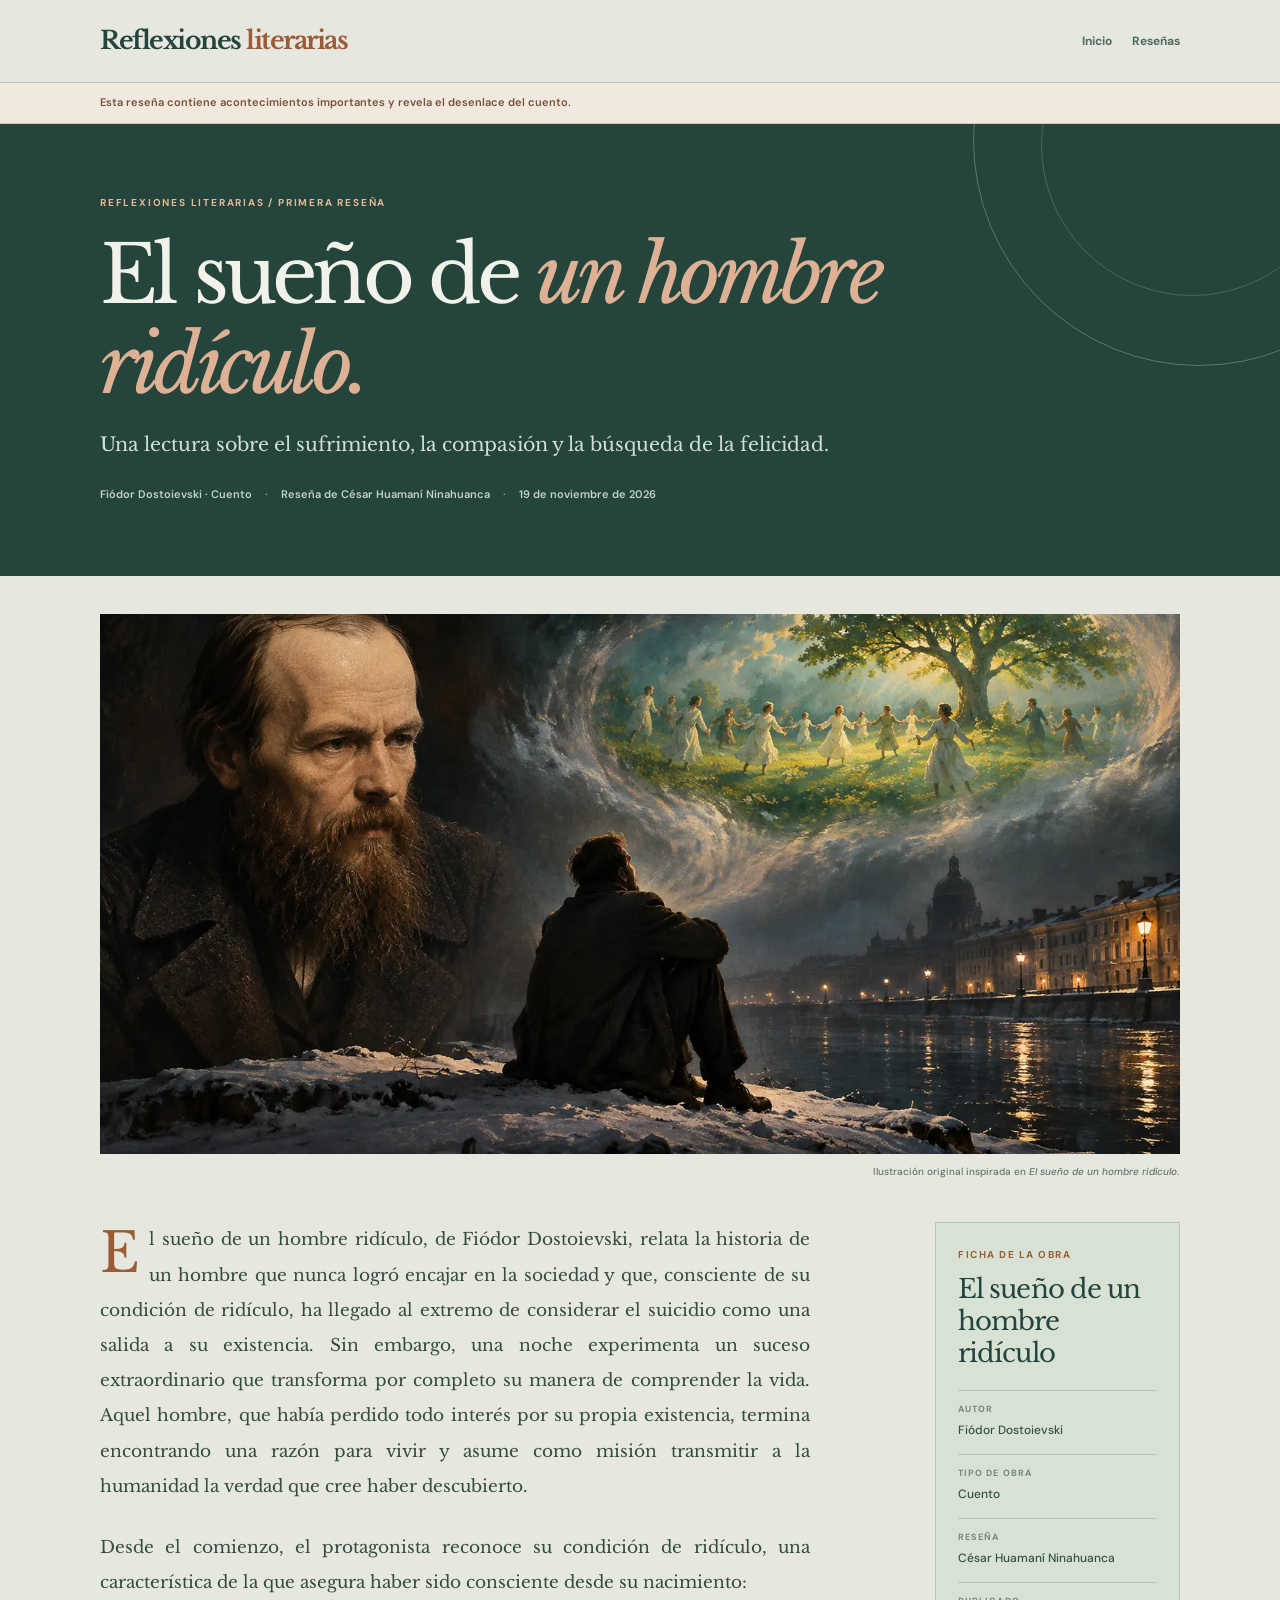
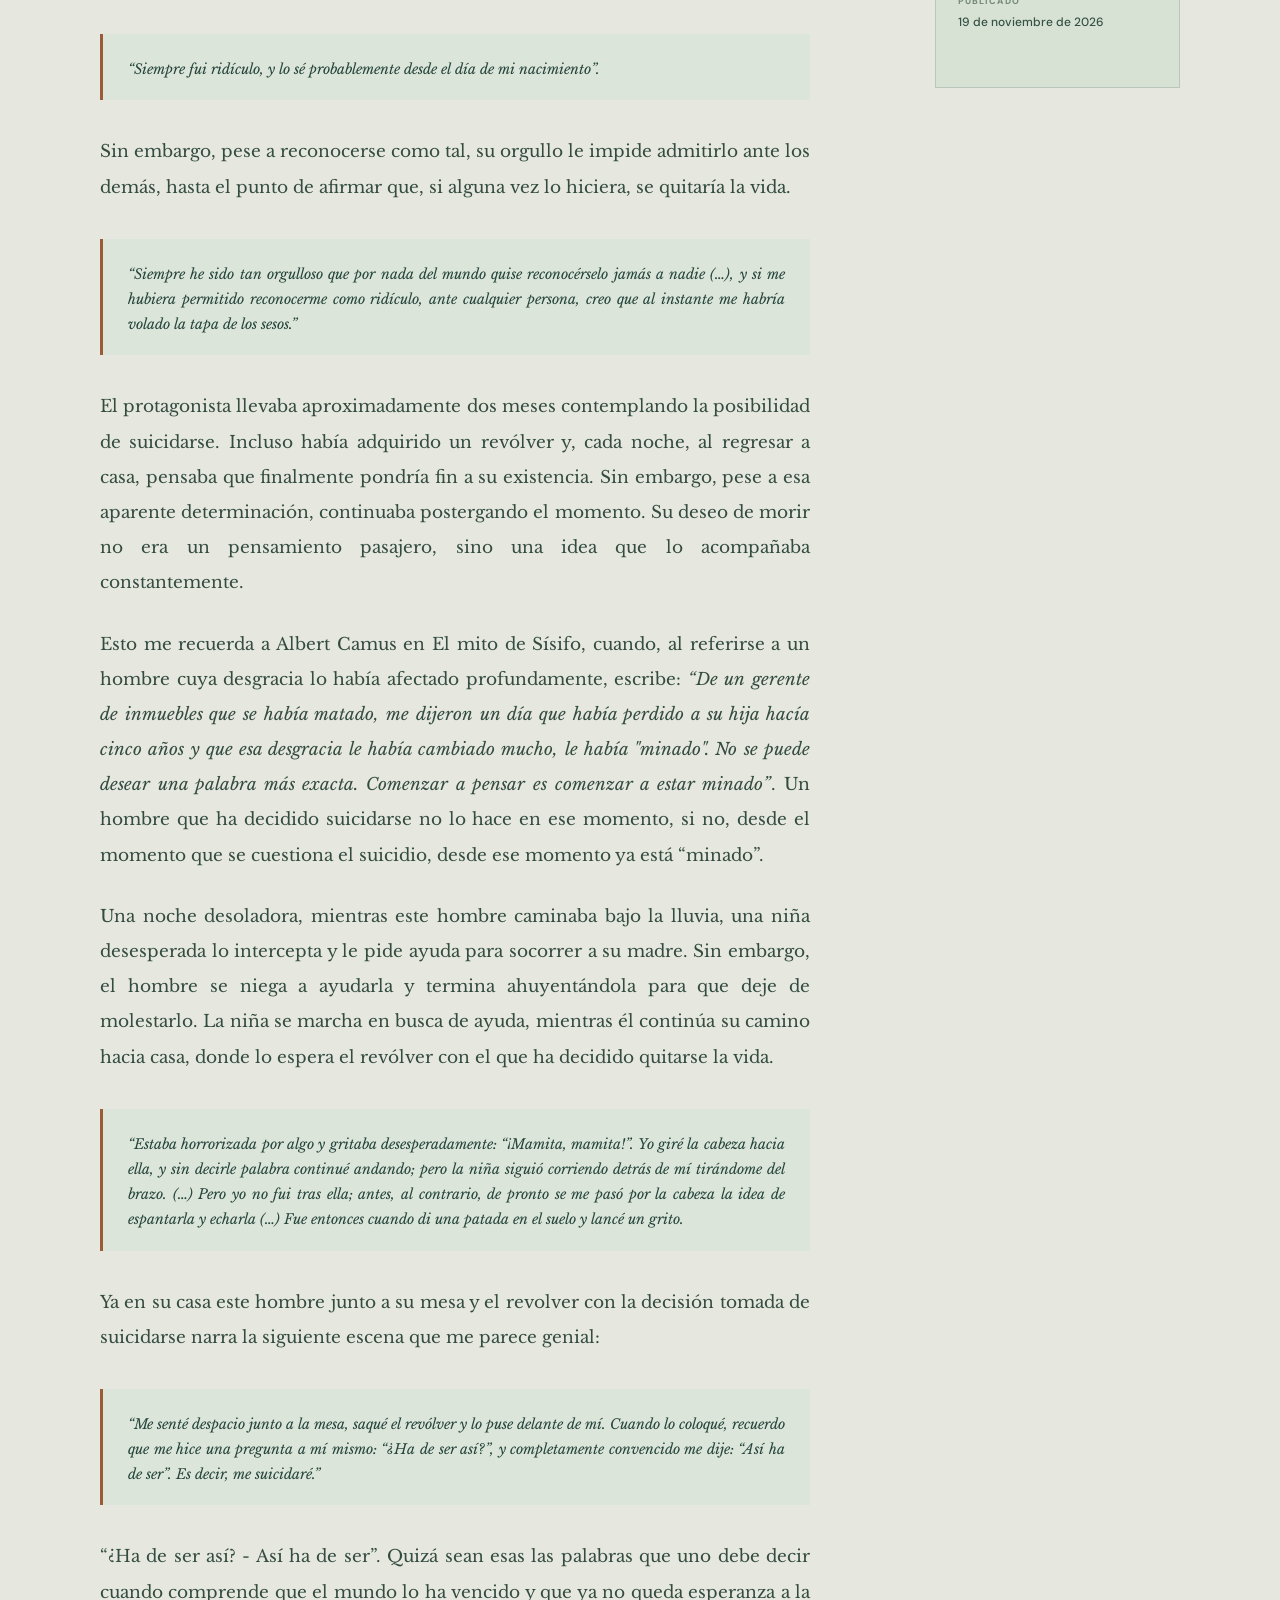
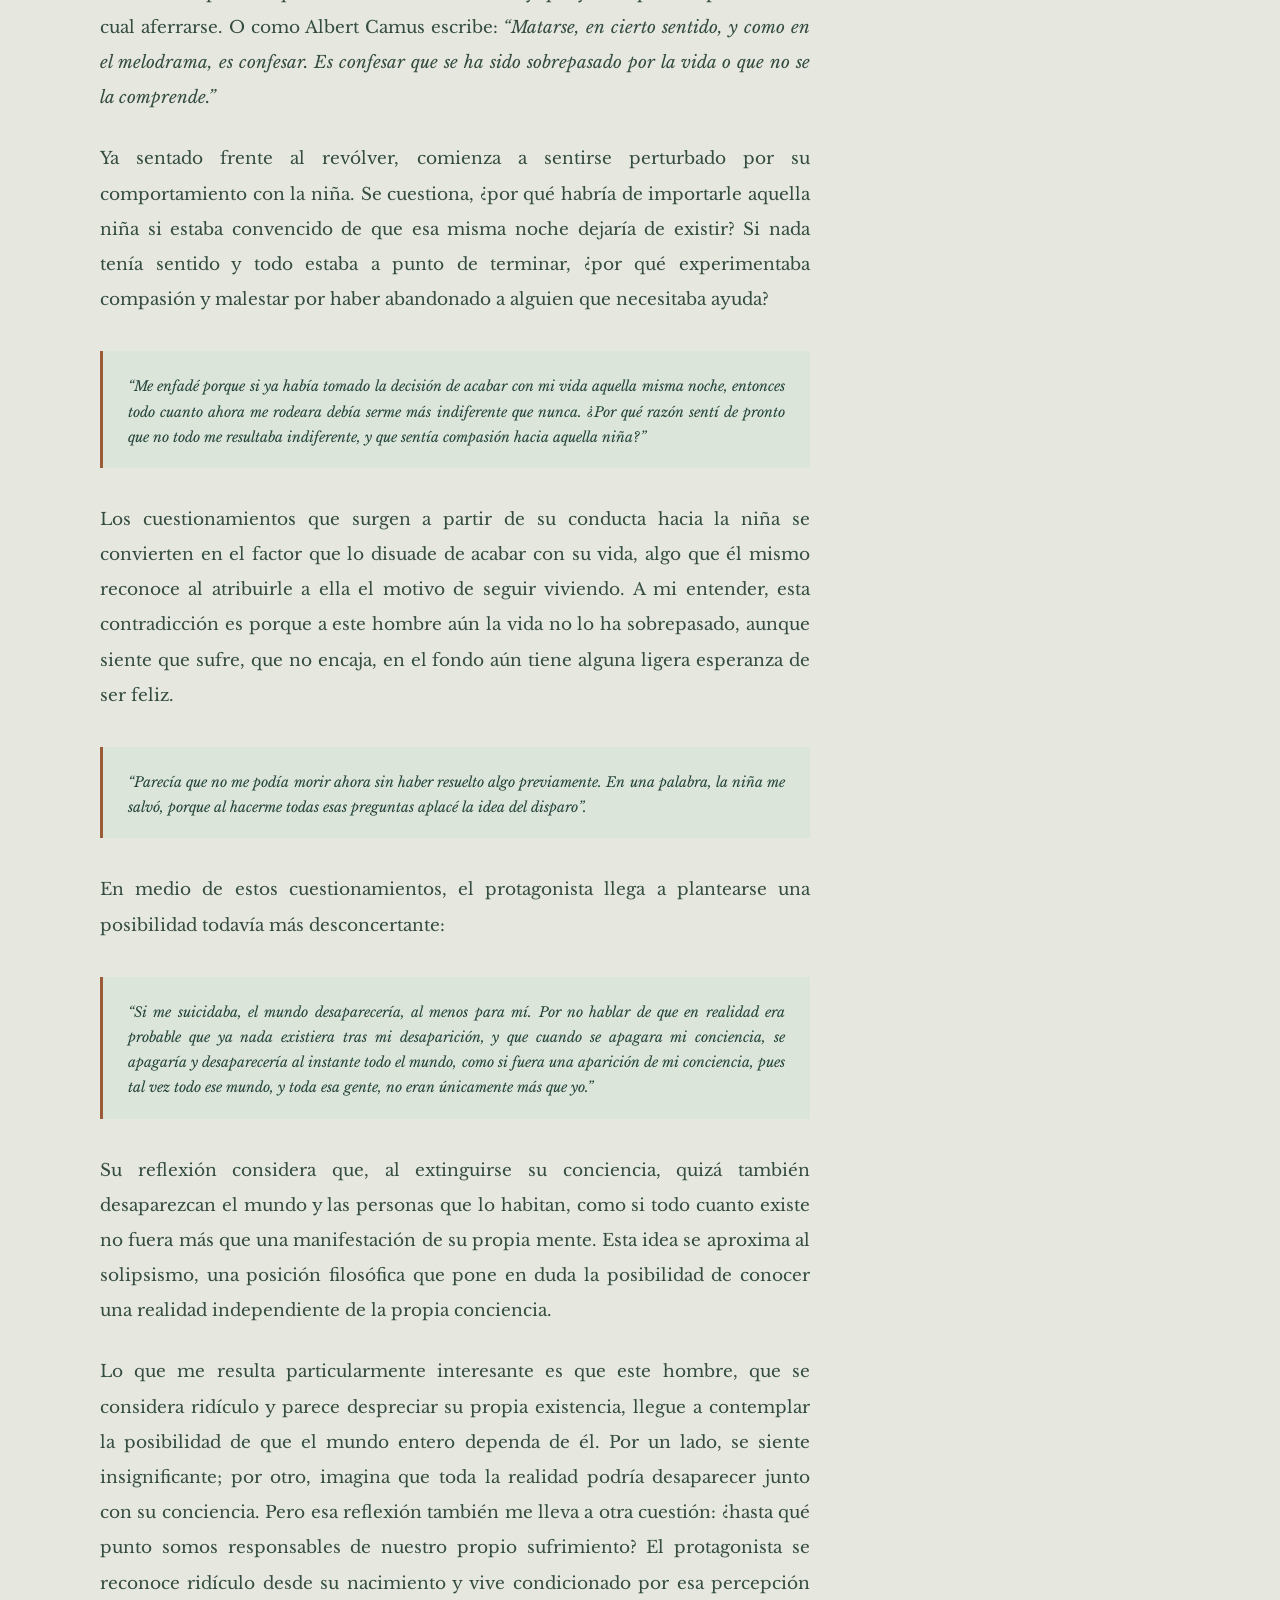
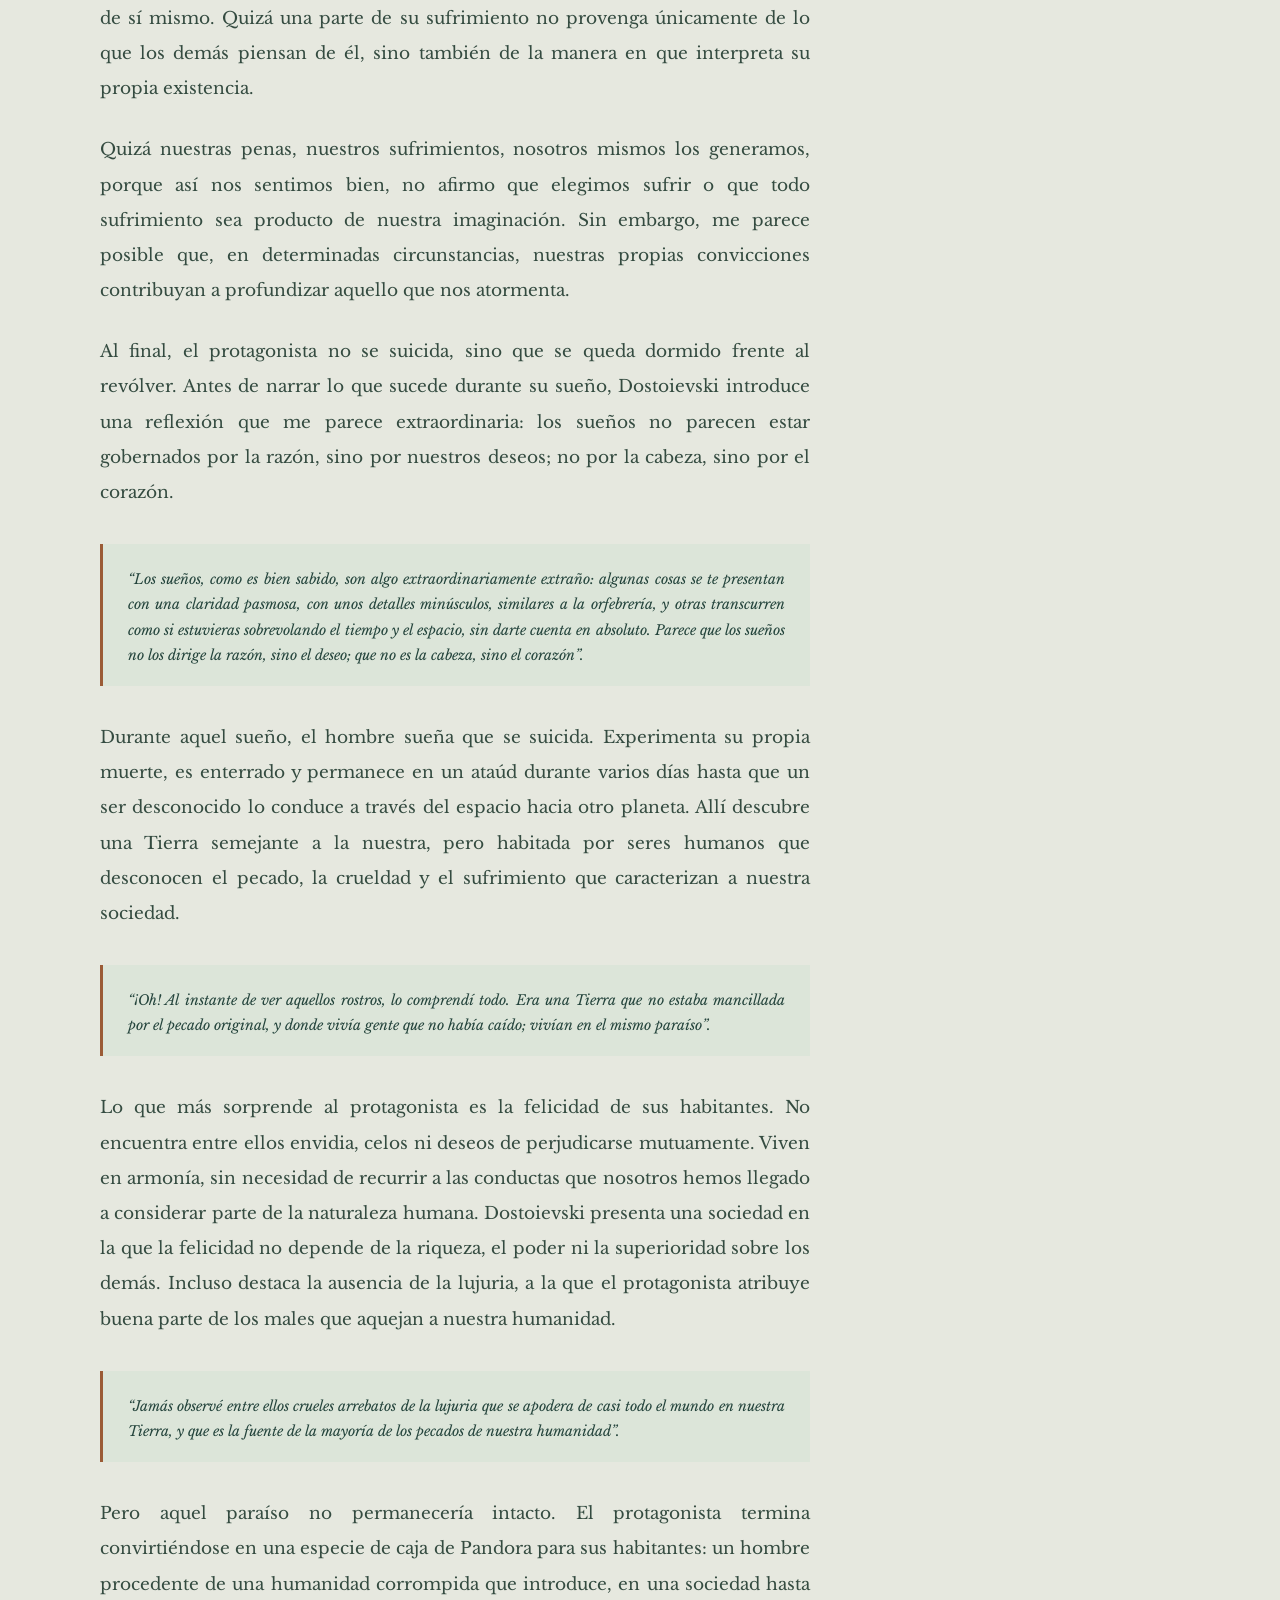
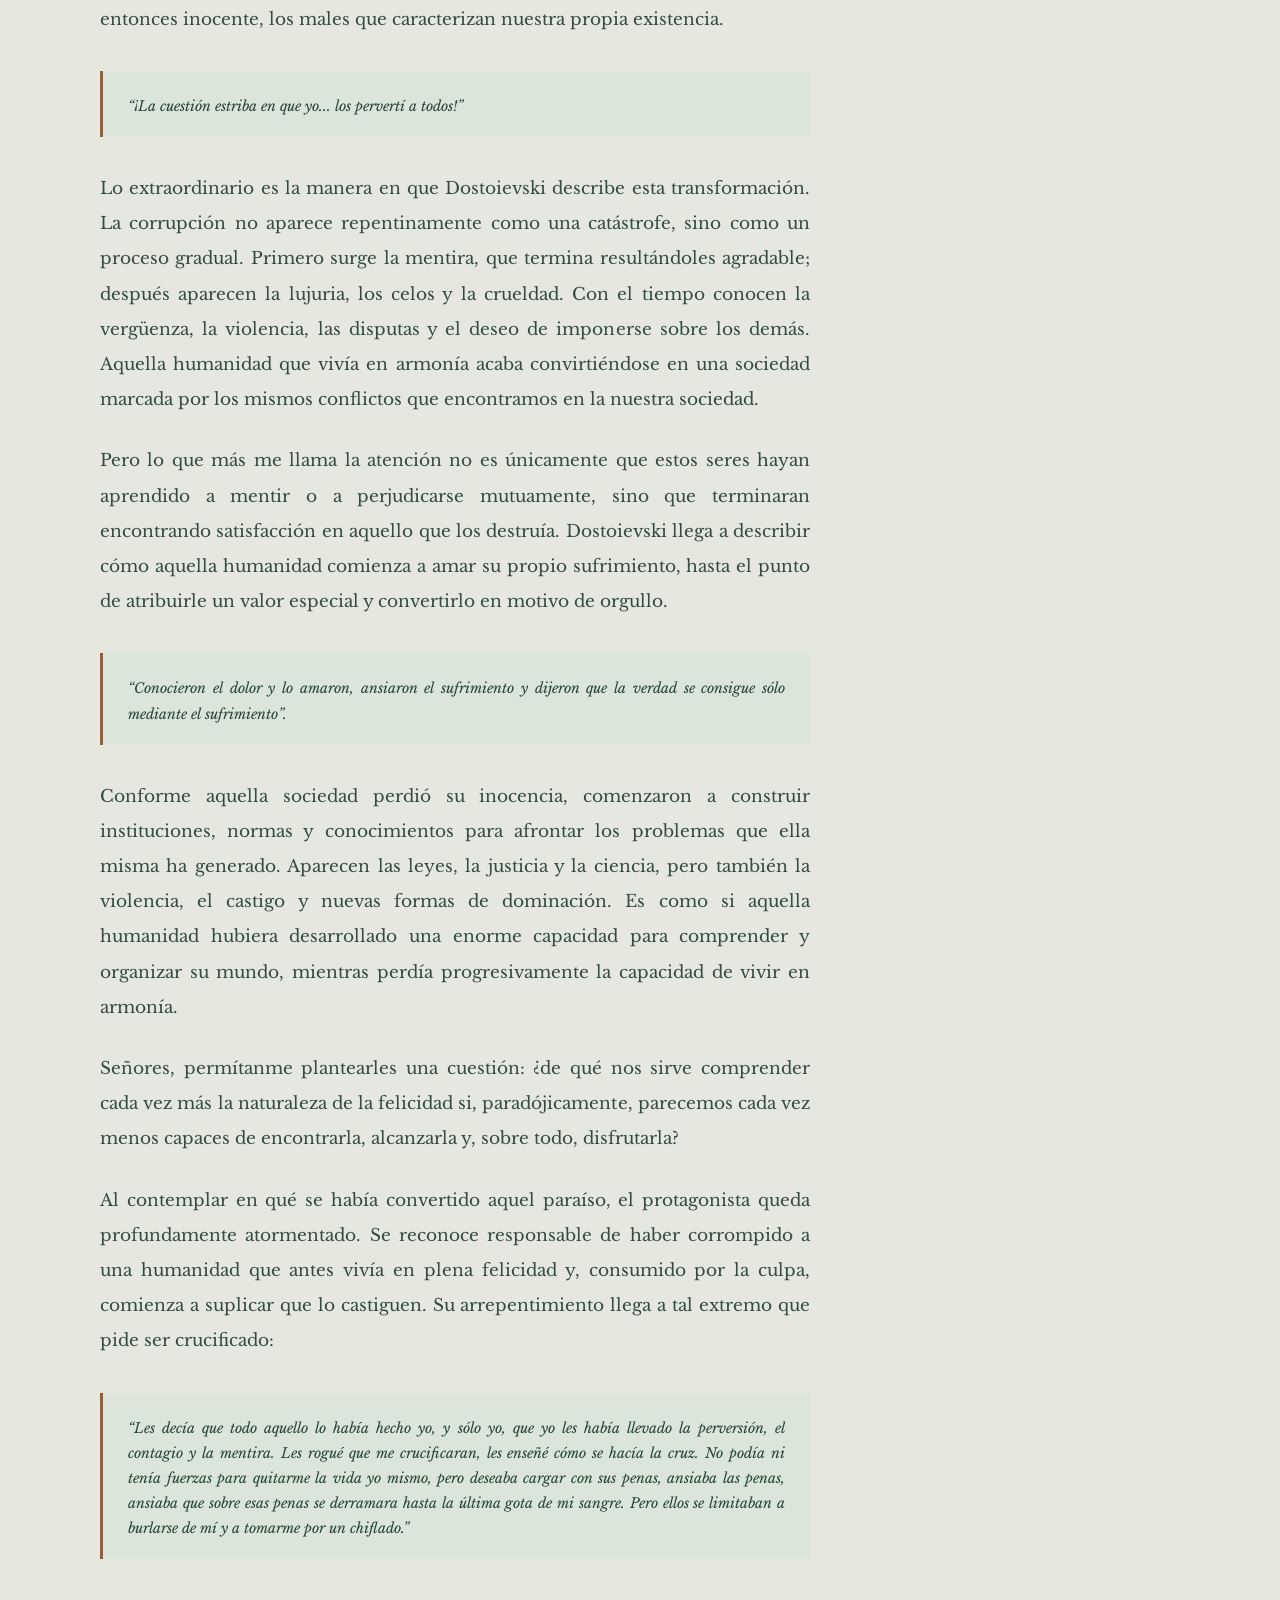
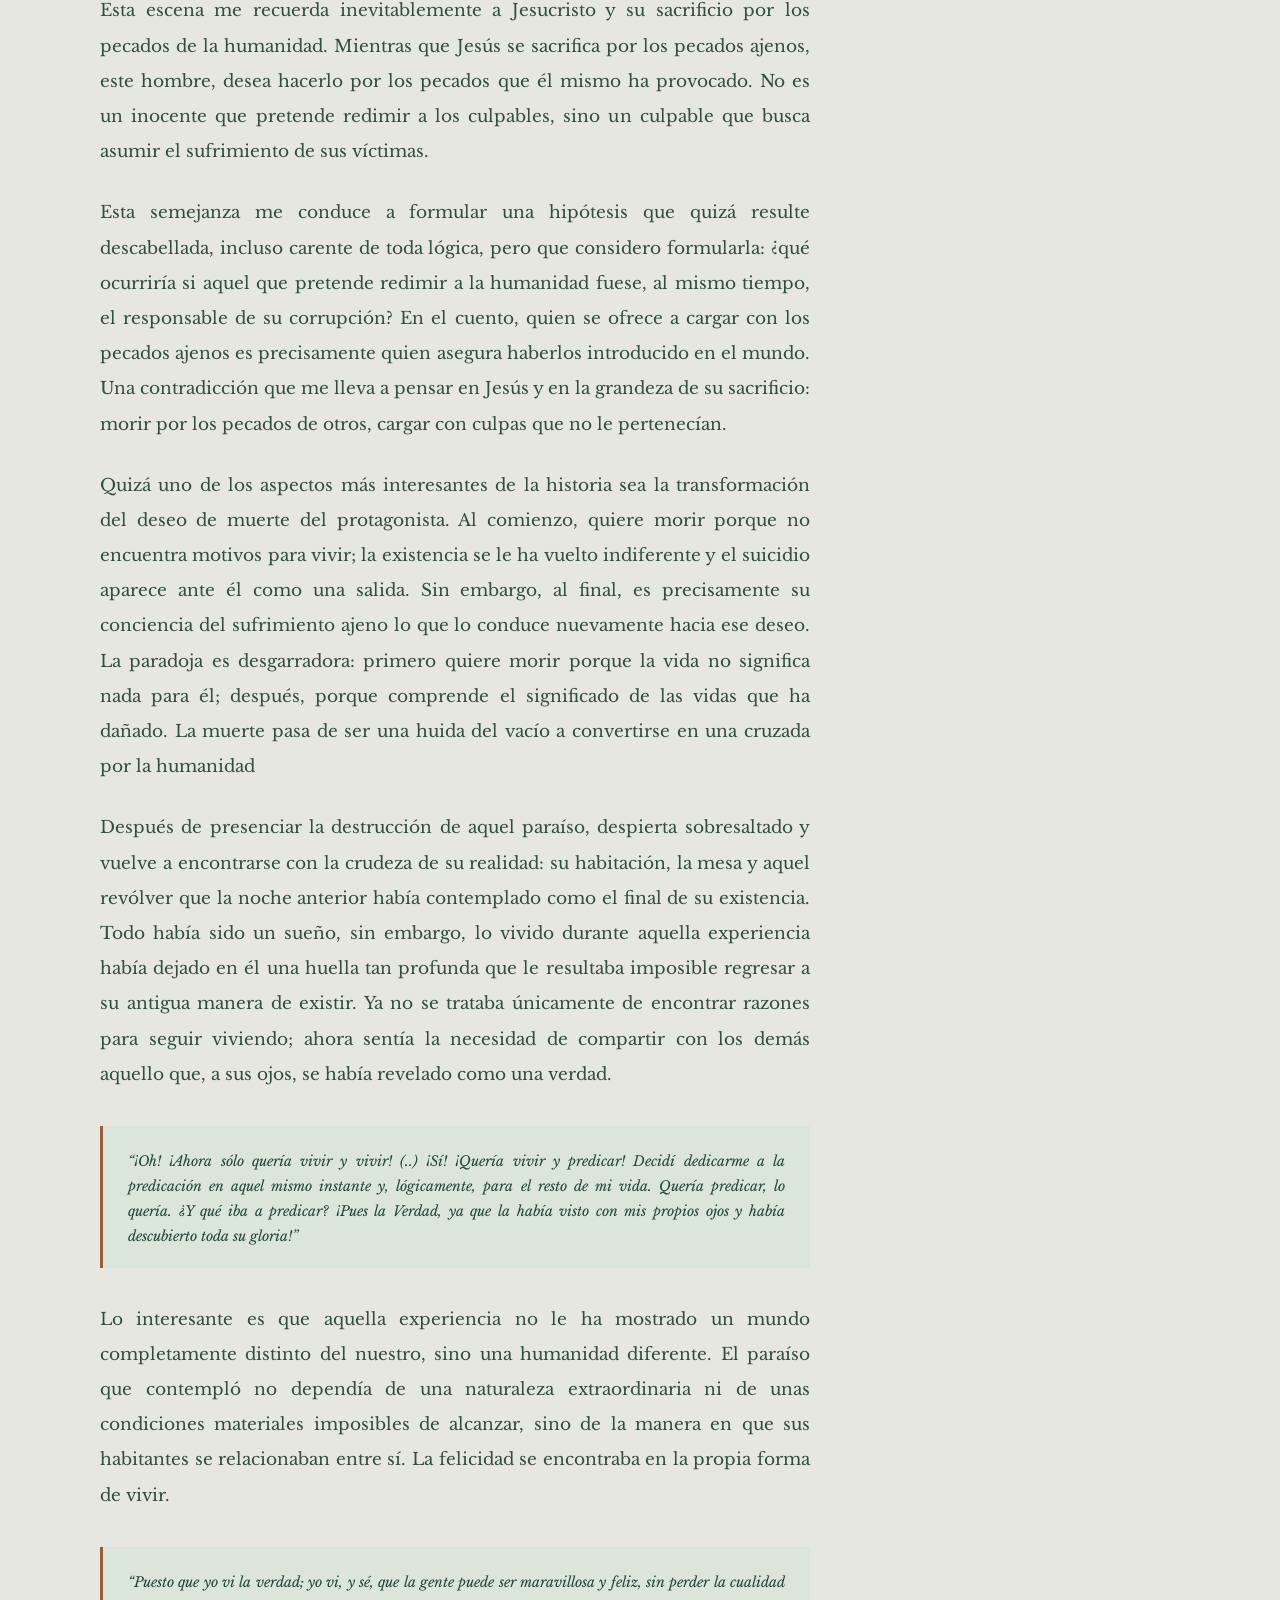
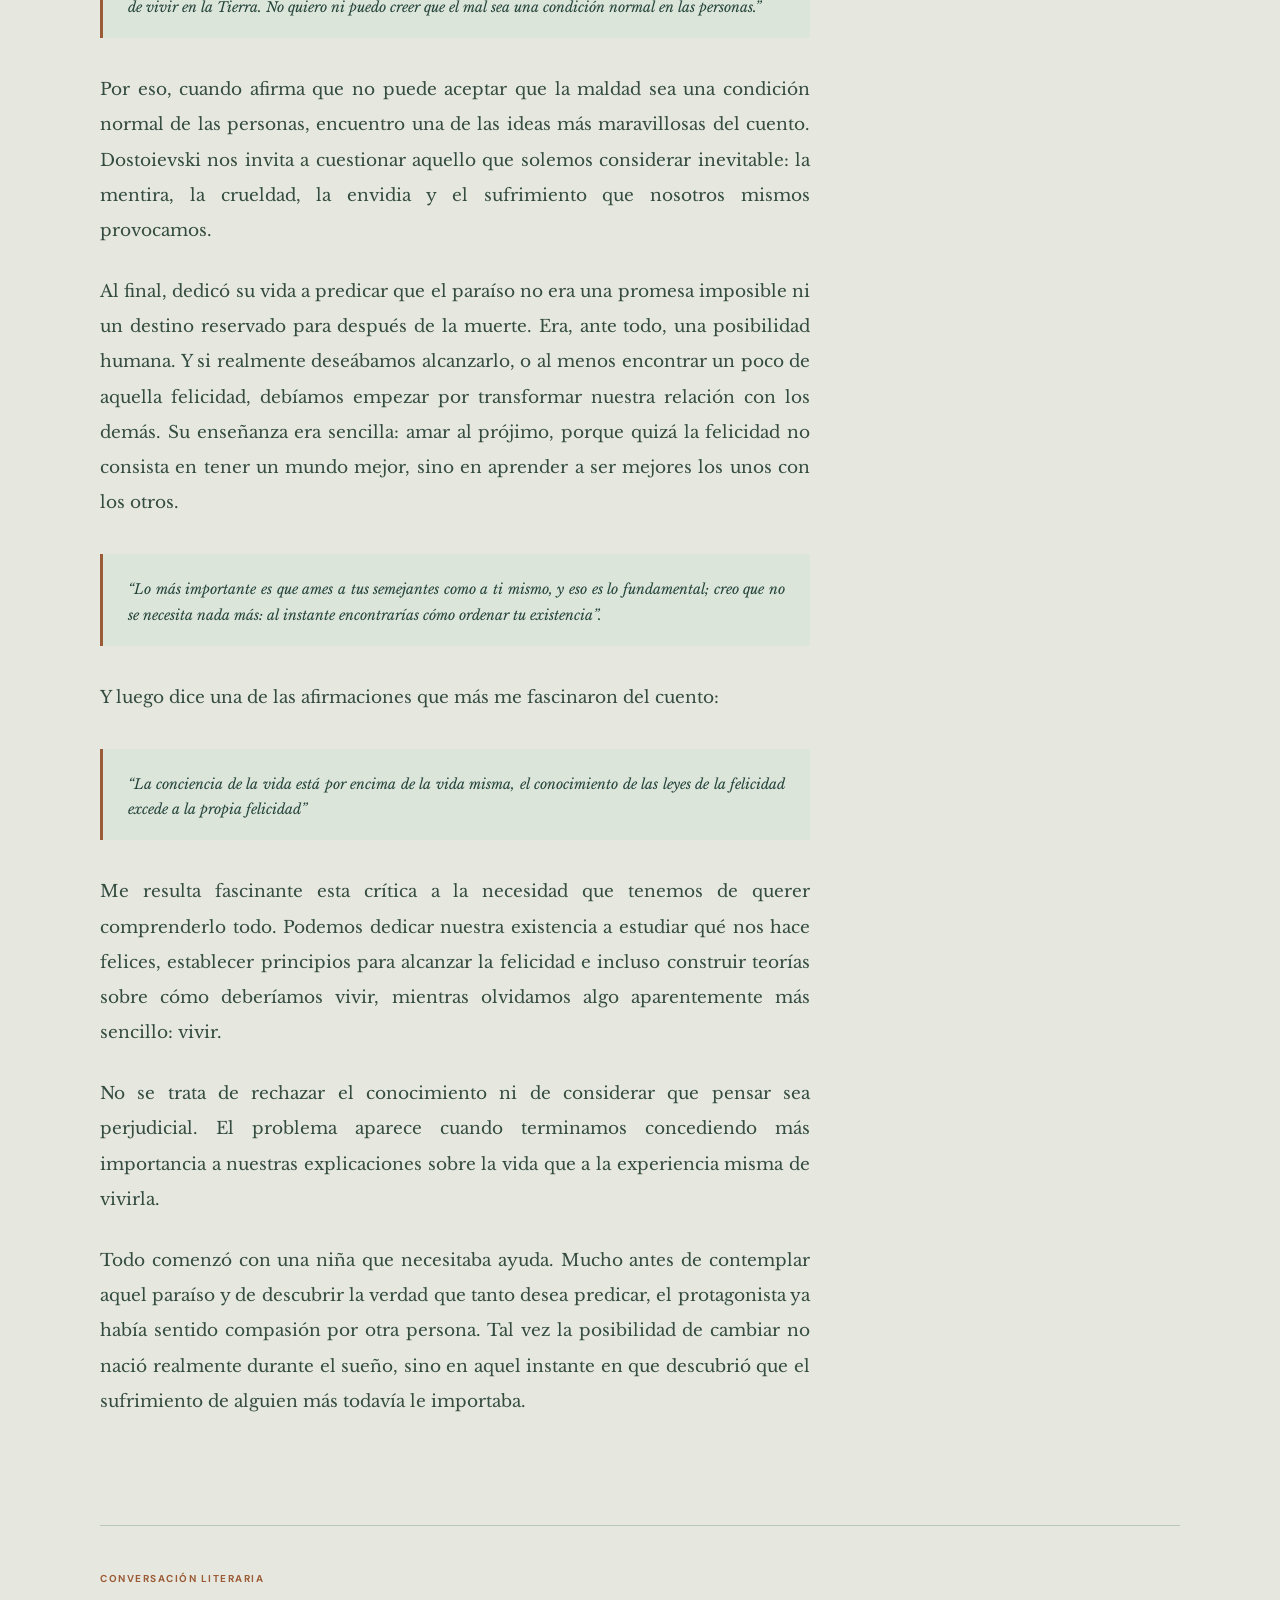
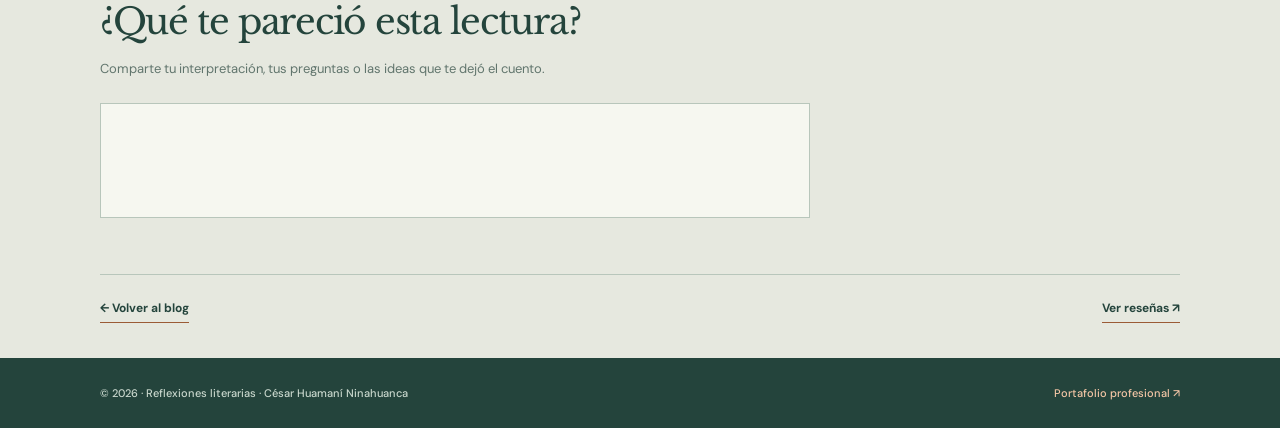
<file: lecturas/el-sueno-de-un-hombre-ridiculo/index.html>
<!doctype html>
<html lang="es">
<head>
  <meta charset="utf-8">
  <meta name="viewport" content="width=device-width, initial-scale=1">
  <link rel="icon" type="image/svg+xml" href="../favicon.svg?v=1">
  <meta name="theme-color" content="#24443c">
  <meta name="robots" content="index, follow">
  <link rel="canonical" href="https://cesarahn.github.io/lecturas/el-sueno-de-un-hombre-ridiculo/">
  <meta name="description" content="Una lectura personal de El sueño de un hombre ridículo, de Fiódor Dostoievski, sobre la compasión, el sufrimiento y la felicidad.">
  <meta property="og:type" content="article">
  <meta property="og:title" content="El sueño de un hombre ridículo | Reflexiones literarias">
  <meta property="og:description" content="Una reflexión personal sobre el cuento de Dostoievski: el suicidio, la compasión, el sufrimiento y la felicidad.">
  <meta property="og:url" content="https://cesarahn.github.io/lecturas/el-sueno-de-un-hombre-ridiculo/">
  <meta property="og:image" content="https://cesarahn.github.io/lecturas/el-sueno-de-un-hombre-ridiculo/imagen-principal.webp">
  <meta property="og:image:alt" content="Ilustración de un hombre solitario frente a un paraíso luminoso bajo la mirada de Dostoievski">
  <meta name="twitter:card" content="summary_large_image">
  <title>El sueño de un hombre ridículo | Reflexiones literarias</title>
  <link rel="preconnect" href="https://fonts.googleapis.com">
  <link rel="preconnect" href="https://fonts.gstatic.com" crossorigin>
  <link href="https://fonts.googleapis.com/css2?family=DM+Sans:wght@400;500;600;700&family=Libre+Baskerville:ital,wght@0,400;0,700;1,400&display=swap" rel="stylesheet">
  <style>
    :root{color-scheme:light;--bg:#e6e8df;--paper:#f6f7f0;--forest:#24443c;--ink:#243b36;--rust:#9b5b36;--muted:#61756d;--line:#b8c6bb;--sans:"DM Sans",system-ui,sans-serif;--serif:"Libre Baskerville",Georgia,serif}
    *{box-sizing:border-box}
    html{scroll-behavior:smooth}
    body{margin:0;background:var(--bg);color:var(--ink);font-family:var(--sans);-webkit-font-smoothing:antialiased;line-height:1.7}
    a{color:inherit;text-decoration:none}
    a:focus-visible{outline:3px solid var(--rust);outline-offset:4px}
    .wrap{width:min(calc(100% - 56px),1080px);margin-inline:auto}
    .skip{position:fixed;top:-80px;left:20px;background:var(--forest);color:white;padding:10px;z-index:20}
    .skip:focus{top:10px}
    .top{background:var(--bg);border-bottom:1px solid var(--line)}
    .top-inner{display:flex;align-items:center;justify-content:space-between;gap:20px;min-height:82px}
    .brand{font:700 clamp(17px,2.3vw,25px)/1.2 var(--serif);letter-spacing:-.06em;color:var(--forest)}
    .brand span{color:var(--rust)}
    .topnav{display:flex;gap:20px;align-items:center;font:700 12px var(--sans);color:#526a60}
    .topnav a:hover{color:var(--rust)}
    .notice{background:#f1e9dd;color:#765039;border-bottom:1px solid #dfcbb5;padding:11px 0;font-size:11px;font-weight:600;line-height:1.6}
    .article-hero{position:relative;overflow:hidden;background:var(--forest);color:#f1f2e9}
    .article-hero::before,.article-hero::after{content:"";position:absolute;border:1px solid #90b8a078;border-radius:50%;pointer-events:none}
    .article-hero::before{width:450px;height:450px;top:-210px;right:-145px}
    .article-hero::after{width:300px;height:300px;top:-130px;right:-63px;opacity:.7}
    .hero-inner{position:relative;z-index:1;padding:70px 0 73px}
    .overline{font:700 10px/1.8 var(--sans);letter-spacing:.18em;text-transform:uppercase;color:#e5b899}
    .article-hero h1{font:400 clamp(45px,6.2vw,82px)/1.14 var(--serif);letter-spacing:-.06em;max-width:850px;margin:18px 0 17px}
    .article-hero h1 em{color:#deb195;font-weight:400}
    .hero-desc{font:400 clamp(15px,1.7vw,19px)/1.8 var(--serif);color:#d2dfd4;max-width:750px;margin:0 0 23px}
    .byline{display:flex;gap:13px;flex-wrap:wrap;align-items:center;font:600 11px/1.7 var(--sans);color:#c2d2c5}
    .byline .sep{color:#87ab93}
    .reading-layout{display:grid;grid-template-columns:minmax(0,1fr) 245px;gap:clamp(30px,5vw,80px);padding:68px 0 80px;align-items:start}
    .prose{max-width:710px;font:400 clamp(15px,1.55vw,17px)/2.07 var(--serif);color:#344b40;text-align:justify;text-justify:inter-word;hyphens:auto}
    .prose p{margin:0 0 26px}
    .prose > p:first-child::first-letter{font-size:3.2em;float:left;line-height:.85;color:var(--rust);padding:8px 10px 0 0}
    .prose blockquote{border-left:3px solid var(--rust);background:#dce5d9;margin:34px 0;padding:23px 25px 18px}
    .prose blockquote p{font:italic 400 14px/1.8 var(--serif);margin:0 0 12px;color:var(--forest)}
    .prose blockquote cite{display:block;font:600 10px/1.8 var(--sans);color:#6a7c6c;font-style:normal}
    .prose .inline-quote{color:#7f4a31;font-style:italic}
    .prose .separation{width:45px;height:1px;background:#aebdab;margin:30px 0}
    .prose .ending{font-style:italic;color:#577365}
    .prose blockquote p{margin:0}
    .prose blockquote p::first-letter{font-size:inherit;float:none;line-height:inherit;color:inherit;padding:0}
    .article-artwork{padding-top:38px;margin-top:0;margin-bottom:0}
    .article-artwork img{display:block;width:100%;aspect-ratio:16 / 9;max-height:540px;object-fit:cover;object-position:center}
    .article-artwork figcaption{font:500 10px/1.7 var(--sans);color:var(--muted);text-align:right;padding:9px 1px 0}
    .article-artwork + .reading-layout{padding-top:42px}
    .article-warning{font-size:12px;color:#765039;padding:10px 0}
    .published-link{display:inline-block;border-bottom:1px solid var(--rust);padding-bottom:3px}
    .aside{position:sticky;top:24px;border:1px solid var(--line);background:#d7e2d5;padding:25px 22px}
    .aside-label{font:700 10px var(--sans);letter-spacing:.15em;text-transform:uppercase;color:var(--rust)}
    .aside h2{font:400 26px/1.22 var(--serif);letter-spacing:-.035em;color:var(--forest);margin:13px 0 20px}
    .info-row{border-top:1px solid #b4c6b6;padding:12px 0}
    .info-row dt{font:700 9px/1.5 var(--sans);text-transform:uppercase;letter-spacing:.12em;color:#738876;margin:0 0 4px}
    .info-row dd{font:500 12px/1.8 var(--sans);color:#345143;margin:0}
    .aside-foot{font:400 11px/1.8 var(--sans);color:#64796b;margin:17px 0 0}
    .comments-section{border-top:1px solid var(--line);padding:45px 0 56px}
    .comments-inner{max-width:710px}
    .comments-eyebrow{font:700 10px/1.6 var(--sans);letter-spacing:.15em;text-transform:uppercase;color:var(--rust)}
    .comments-section h2{font:400 clamp(26px,3.5vw,36px)/1.35 var(--serif);letter-spacing:-.035em;color:var(--forest);margin:11px 0 10px}
    .comments-intro{font:400 13px/1.9 var(--sans);color:var(--muted);margin:0 0 22px}
    .comments-panel{background:var(--paper);border:1px solid var(--line);padding:24px;min-height:115px}
    .comments-pending{margin:0;font:400 13px/1.8 var(--sans);color:var(--muted)}
    .end-links{border-top:1px solid var(--line);padding:25px 0 35px;display:flex;justify-content:space-between;align-items:center;gap:16px}
    .end-links a{font:700 12px var(--sans);color:var(--forest);border-bottom:1px solid var(--rust);padding-bottom:6px}
    .footer{background:var(--forest);color:#c9d7cd;padding:28px 0;font:500 11px var(--sans)}
    .footer-inner{display:flex;justify-content:space-between;gap:18px}
    .footer a{color:#f4c6a6}
    @media(max-width:760px){
      .wrap{width:min(calc(100% - 36px),1080px)}
      .top-inner{padding:18px 0;min-height:unset;align-items:start}
      .topnav{font-size:11px;gap:10px}
      .hero-inner{padding:48px 0 53px}
      .article-hero::before{width:250px;height:250px;top:-150px;right:-120px}
      .article-hero::after{width:160px;height:160px;top:-90px;right:-65px}
      .article-hero h1{font-size:clamp(38px,8vw,61px);line-height:1.19}
      .article-artwork{padding-top:22px}
      .article-artwork + .reading-layout{padding-top:29px}
      .reading-layout{grid-template-columns:1fr;gap:23px;padding:40px 0 45px}
      .prose{font-size:15px;line-height:2}
      .prose blockquote p{font-size:13px}
      .aside{position:static;grid-row:1;padding:19px 20px}
      .aside h2{font-size:21px;margin:8px 0 14px}
      .aside .info-grid{display:grid;grid-template-columns:1fr 1fr;gap:0 15px}
      .aside .info-row{padding:9px 0}
      .aside-foot{margin-top:8px}
      .footer-inner{flex-direction:column}
    }
    @media(prefers-reduced-motion:reduce){html{scroll-behavior:auto}}
  </style>
</head>
<body>
  <a class="skip" href="#contenido">Saltar al artículo</a>
  <header class="top">
    <div class="wrap top-inner">
      <a href="../" class="brand" aria-label="Volver a Reflexiones literarias">Reflexiones <span>literarias</span></a>
      <nav class="topnav" aria-label="Navegación del blog">
        <a href="../">Inicio</a>
        <a href="../#resenas">Reseñas</a>
      </nav>
    </div>
  </header>
  <div class="notice"><div class="wrap">Esta reseña contiene acontecimientos importantes y revela el desenlace del cuento.</div></div>
  <main id="contenido">
    <section class="article-hero" aria-labelledby="titulo-obra">
      <div class="wrap hero-inner">
        <div class="overline">Reflexiones literarias / Primera reseña</div>
        <h1 id="titulo-obra">El sueño de <em>un hombre ridículo.</em></h1>
        <p class="hero-desc">Una lectura sobre el sufrimiento, la compasión y la búsqueda de la felicidad.</p>
        <div class="byline"><span>Fiódor Dostoievski · Cuento</span><span class="sep" aria-hidden="true">·</span><span>Reseña de César Huamaní Ninahuanca</span><span class="sep" aria-hidden="true">·</span><time datetime="2026-11-19">19 de noviembre de 2026</time></div>
      </div>
    </section>
    <figure class="wrap article-artwork">
      <img src="imagen-principal.webp" alt="Ilustración inspirada en el cuento: Dostoievski contempla a un hombre solitario frente a la visión de un paraíso luminoso." width="1440" height="810" fetchpriority="high" decoding="async">
      <figcaption>Ilustración original inspirada en <em>El sueño de un hombre ridículo</em>.</figcaption>
    </figure>
    <div class="wrap reading-layout">
      <article class="prose" aria-label="Reseña de El sueño de un hombre ridículo">
        <p>El sueño de un hombre ridículo, de Fiódor Dostoievski, relata la historia de un hombre que nunca logró encajar en la sociedad y que, consciente de su condición de ridículo, ha llegado al extremo de considerar el suicidio como una salida a su existencia. Sin embargo, una noche experimenta un suceso extraordinario que transforma por completo su manera de comprender la vida. Aquel hombre, que había perdido todo interés por su propia existencia, termina encontrando una razón para vivir y asume como misión transmitir a la humanidad la verdad que cree haber descubierto.</p>
        <p>Desde el comienzo, el protagonista reconoce su condición de ridículo, una característica de la que asegura haber sido consciente desde su nacimiento:</p>
        <blockquote class="quote-standout"><p>“Siempre fui ridículo, y lo sé probablemente desde el día de mi nacimiento”.</p></blockquote>
        <p>Sin embargo, pese a reconocerse como tal, su orgullo le impide admitirlo ante los demás, hasta el punto de afirmar que, si alguna vez lo hiciera, se quitaría la vida.</p>
        <blockquote class="quote-standout"><p>“Siempre he sido tan orgulloso que por nada del mundo quise reconocérselo jamás a nadie (…), y si me hubiera permitido reconocerme como ridículo, ante cualquier persona, creo que al instante me habría volado la tapa de los sesos.”</p></blockquote>
        <p>El protagonista llevaba aproximadamente dos meses contemplando la posibilidad de suicidarse. Incluso había adquirido un revólver y, cada noche, al regresar a casa, pensaba que finalmente pondría fin a su existencia. Sin embargo, pese a esa aparente determinación, continuaba postergando el momento. Su deseo de morir no era un pensamiento pasajero, sino una idea que lo acompañaba constantemente.</p>
        <p>Esto me recuerda a Albert Camus en El mito de Sísifo, cuando, al referirse a un hombre cuya desgracia lo había afectado profundamente, escribe: <em>“De un gerente de inmuebles que se había matado, me dijeron un día que había perdido a su hija hacía cinco años y que esa desgracia le había cambiado mucho, le había "minado". No se puede desear una palabra más exacta. Comenzar a pensar es comenzar a estar minado”</em>. Un hombre que ha decidido suicidarse no lo hace en ese momento, si no, desde el momento que se cuestiona el suicidio, desde ese momento ya está “minado”.</p>
        <p>Una noche desoladora, mientras este hombre caminaba bajo la lluvia, una niña desesperada lo intercepta y le pide ayuda para socorrer a su madre. Sin embargo, el hombre se niega a ayudarla y termina ahuyentándola para que deje de molestarlo. La niña se marcha en busca de ayuda, mientras él continúa su camino hacia casa, donde lo espera el revólver con el que ha decidido quitarse la vida.</p>
        <blockquote class="quote-standout"><p>“Estaba horrorizada por algo y gritaba desesperadamente: “¡Mamita, mamita!”. Yo giré la cabeza hacia ella, y sin decirle palabra continué andando; pero la niña siguió corriendo detrás de mí tirándome del brazo. (…) Pero yo no fui tras ella; antes, al contrario, de pronto se me pasó por la cabeza la idea de espantarla y echarla (…) Fue entonces cuando di una patada en el suelo y lancé un grito.</p></blockquote>
        <p>Ya en su casa este hombre junto a su mesa y el revolver con la decisión tomada de suicidarse narra la siguiente escena que me parece genial:</p>
        <blockquote class="quote-standout"><p>“Me senté despacio junto a la mesa, saqué el revólver y lo puse delante de mí. Cuando lo coloqué, recuerdo que me hice una pregunta a mí mismo: “¿Ha de ser así?”, y completamente convencido me dije: “Así ha de ser”. Es decir, me suicidaré.”</p></blockquote>
        <p>“¿Ha de ser así? - Así ha de ser”. Quizá sean esas las palabras que uno debe decir cuando comprende que el mundo lo ha vencido y que ya no queda esperanza a la cual aferrarse. O como Albert Camus escribe: <em>“Matarse, en cierto sentido, y como en el melodrama, es confesar. Es confesar que se ha sido sobrepasado por la vida o que no se la comprende.”</em></p>
        <p>Ya sentado frente al revólver, comienza a sentirse perturbado por su comportamiento con la niña. Se cuestiona, ¿por qué habría de importarle aquella niña si estaba convencido de que esa misma noche dejaría de existir? Si nada tenía sentido y todo estaba a punto de terminar, ¿por qué experimentaba compasión y malestar por haber abandonado a alguien que necesitaba ayuda?</p>
        <blockquote class="quote-standout"><p>“Me enfadé porque si ya había tomado la decisión de acabar con mi vida aquella misma noche, entonces todo cuanto ahora me rodeara debía serme más indiferente que nunca. ¿Por qué razón sentí de pronto que no todo me resultaba indiferente, y que sentía compasión hacia aquella niña?”</p></blockquote>
        <p>Los cuestionamientos que surgen a partir de su conducta hacia la niña se convierten en el factor que lo disuade de acabar con su vida, algo que él mismo reconoce al atribuirle a ella el motivo de seguir viviendo. A mi entender, esta contradicción es porque a este hombre aún la vida no lo ha sobrepasado, aunque siente que sufre, que no encaja, en el fondo aún tiene alguna ligera esperanza de ser feliz.</p>
        <blockquote class="quote-standout"><p>“Parecía que no me podía morir ahora sin haber resuelto algo previamente. En una palabra, la niña me salvó, porque al hacerme todas esas preguntas aplacé la idea del disparo”.</p></blockquote>
        <p>En medio de estos cuestionamientos, el protagonista llega a plantearse una posibilidad todavía más desconcertante:</p>
        <blockquote class="quote-standout"><p>“Si me suicidaba, el mundo desaparecería, al menos para mí. Por no hablar de que en realidad era probable que ya nada existiera tras mi desaparición, y que cuando se apagara mi conciencia, se apagaría y desaparecería al instante todo el mundo, como si fuera una aparición de mi conciencia, pues tal vez todo ese mundo, y toda esa gente, no eran únicamente más que yo.”</p></blockquote>
        <p>Su reflexión considera que, al extinguirse su conciencia, quizá también desaparezcan el mundo y las personas que lo habitan, como si todo cuanto existe no fuera más que una manifestación de su propia mente. Esta idea se aproxima al solipsismo, una posición filosófica que pone en duda la posibilidad de conocer una realidad independiente de la propia conciencia.</p>
        <p>Lo que me resulta particularmente interesante es que este hombre, que se considera ridículo y parece despreciar su propia existencia, llegue a contemplar la posibilidad de que el mundo entero dependa de él. Por un lado, se siente insignificante; por otro, imagina que toda la realidad podría desaparecer junto con su conciencia. Pero esa reflexión también me lleva a otra cuestión: ¿hasta qué punto somos responsables de nuestro propio sufrimiento? El protagonista se reconoce ridículo desde su nacimiento y vive condicionado por esa percepción de sí mismo. Quizá una parte de su sufrimiento no provenga únicamente de lo que los demás piensan de él, sino también de la manera en que interpreta su propia existencia.</p>
        <p>Quizá nuestras penas, nuestros sufrimientos, nosotros mismos los generamos, porque así nos sentimos bien, no afirmo que elegimos sufrir o que todo sufrimiento sea producto de nuestra imaginación. Sin embargo, me parece posible que, en determinadas circunstancias, nuestras propias convicciones contribuyan a profundizar aquello que nos atormenta.</p>
        <p>Al final, el protagonista no se suicida, sino que se queda dormido frente al revólver. Antes de narrar lo que sucede durante su sueño, Dostoievski introduce una reflexión que me parece extraordinaria: los sueños no parecen estar gobernados por la razón, sino por nuestros deseos; no por la cabeza, sino por el corazón.</p>
        <blockquote class="quote-standout"><p>“Los sueños, como es bien sabido, son algo extraordinariamente extraño: algunas cosas se te presentan con una claridad pasmosa, con unos detalles minúsculos, similares a la orfebrería, y otras transcurren como si estuvieras sobrevolando el tiempo y el espacio, sin darte cuenta en absoluto. Parece que los sueños no los dirige la razón, sino el deseo; que no es la cabeza, sino el corazón”.</p></blockquote>
        <p>Durante aquel sueño, el hombre sueña que se suicida. Experimenta su propia muerte, es enterrado y permanece en un ataúd durante varios días hasta que un ser desconocido lo conduce a través del espacio hacia otro planeta. Allí descubre una Tierra semejante a la nuestra, pero habitada por seres humanos que desconocen el pecado, la crueldad y el sufrimiento que caracterizan a nuestra sociedad.</p>
        <blockquote class="quote-standout"><p>“¡Oh! Al instante de ver aquellos rostros, lo comprendí todo. Era una Tierra que no estaba mancillada por el pecado original, y donde vivía gente que no había caído; vivían en el mismo paraíso”.</p></blockquote>
        <p>Lo que más sorprende al protagonista es la felicidad de sus habitantes. No encuentra entre ellos envidia, celos ni deseos de perjudicarse mutuamente. Viven en armonía, sin necesidad de recurrir a las conductas que nosotros hemos llegado a considerar parte de la naturaleza humana. Dostoievski presenta una sociedad en la que la felicidad no depende de la riqueza, el poder ni la superioridad sobre los demás. Incluso destaca la ausencia de la lujuria, a la que el protagonista atribuye buena parte de los males que aquejan a nuestra humanidad.</p>
        <blockquote class="quote-standout"><p>“Jamás observé entre ellos crueles arrebatos de la lujuria que se apodera de casi todo el mundo en nuestra Tierra, y que es la fuente de la mayoría de los pecados de nuestra humanidad”.</p></blockquote>
        <p>Pero aquel paraíso no permanecería intacto. El protagonista termina convirtiéndose en una especie de caja de Pandora para sus habitantes: un hombre procedente de una humanidad corrompida que introduce, en una sociedad hasta entonces inocente, los males que caracterizan nuestra propia existencia.</p>
        <blockquote class="quote-standout"><p>“¡La cuestión estriba en que yo... los pervertí a todos!”</p></blockquote>
        <p>Lo extraordinario es la manera en que Dostoievski describe esta transformación. La corrupción no aparece repentinamente como una catástrofe, sino como un proceso gradual. Primero surge la mentira, que termina resultándoles agradable; después aparecen la lujuria, los celos y la crueldad. Con el tiempo conocen la vergüenza, la violencia, las disputas y el deseo de imponerse sobre los demás. Aquella humanidad que vivía en armonía acaba convirtiéndose en una sociedad marcada por los mismos conflictos que encontramos en la nuestra sociedad.</p>
        <p>Pero lo que más me llama la atención no es únicamente que estos seres hayan aprendido a mentir o a perjudicarse mutuamente, sino que terminaran encontrando satisfacción en aquello que los destruía. Dostoievski llega a describir cómo aquella humanidad comienza a amar su propio sufrimiento, hasta el punto de atribuirle un valor especial y convertirlo en motivo de orgullo.</p>
        <blockquote class="quote-standout"><p>“Conocieron el dolor y lo amaron, ansiaron el sufrimiento y dijeron que la verdad se consigue sólo mediante el sufrimiento”.</p></blockquote>
        <p>Conforme aquella sociedad perdió su inocencia, comenzaron a construir instituciones, normas y conocimientos para afrontar los problemas que ella misma ha generado. Aparecen las leyes, la justicia y la ciencia, pero también la violencia, el castigo y nuevas formas de dominación. Es como si aquella humanidad hubiera desarrollado una enorme capacidad para comprender y organizar su mundo, mientras perdía progresivamente la capacidad de vivir en armonía.</p>
        <p>Señores, permítanme plantearles una cuestión: ¿de qué nos sirve comprender cada vez más la naturaleza de la felicidad si, paradójicamente, parecemos cada vez menos capaces de encontrarla, alcanzarla y, sobre todo, disfrutarla?</p>
        <p>Al contemplar en qué se había convertido aquel paraíso, el protagonista queda profundamente atormentado. Se reconoce responsable de haber corrompido a una humanidad que antes vivía en plena felicidad y, consumido por la culpa, comienza a suplicar que lo castiguen. Su arrepentimiento llega a tal extremo que pide ser crucificado:</p>
        <blockquote class="quote-standout"><p>“Les decía que todo aquello lo había hecho yo, y sólo yo, que yo les había llevado la perversión, el contagio y la mentira. Les rogué que me crucificaran, les enseñé cómo se hacía la cruz. No podía ni tenía fuerzas para quitarme la vida yo mismo, pero deseaba cargar con sus penas, ansiaba las penas, ansiaba que sobre esas penas se derramara hasta la última gota de mi sangre. Pero ellos se limitaban a burlarse de mí y a tomarme por un chiflado.”</p></blockquote>
        <p>Esta escena me recuerda inevitablemente a Jesucristo y su sacrificio por los pecados de la humanidad. Mientras que Jesús se sacrifica por los pecados ajenos, este hombre, desea hacerlo por los pecados que él mismo ha provocado. No es un inocente que pretende redimir a los culpables, sino un culpable que busca asumir el sufrimiento de sus víctimas.</p>
        <p>Esta semejanza me conduce a formular una hipótesis que quizá resulte descabellada, incluso carente de toda lógica, pero que considero formularla: ¿qué ocurriría si aquel que pretende redimir a la humanidad fuese, al mismo tiempo, el responsable de su corrupción? En el cuento, quien se ofrece a cargar con los pecados ajenos es precisamente quien asegura haberlos introducido en el mundo. Una contradicción que me lleva a pensar en Jesús y en la grandeza de su sacrificio: morir por los pecados de otros, cargar con culpas que no le pertenecían.</p>
        <p>Quizá uno de los aspectos más interesantes de la historia sea la transformación del deseo de muerte del protagonista. Al comienzo, quiere morir porque no encuentra motivos para vivir; la existencia se le ha vuelto indiferente y el suicidio aparece ante él como una salida. Sin embargo, al final, es precisamente su conciencia del sufrimiento ajeno lo que lo conduce nuevamente hacia ese deseo. La paradoja es desgarradora: primero quiere morir porque la vida no significa nada para él; después, porque comprende el significado de las vidas que ha dañado. La muerte pasa de ser una huida del vacío a convertirse en una cruzada por la humanidad</p>
        <p>Después de presenciar la destrucción de aquel paraíso, despierta sobresaltado y vuelve a encontrarse con la crudeza de su realidad: su habitación, la mesa y aquel revólver que la noche anterior había contemplado como el final de su existencia. Todo había sido un sueño, sin embargo, lo vivido durante aquella experiencia había dejado en él una huella tan profunda que le resultaba imposible regresar a su antigua manera de existir. Ya no se trataba únicamente de encontrar razones para seguir viviendo; ahora sentía la necesidad de compartir con los demás aquello que, a sus ojos, se había revelado como una verdad.</p>
        <blockquote class="quote-standout"><p>“¡Oh! ¡Ahora sólo quería vivir y vivir! (..) ¡Sí! ¡Quería vivir y predicar! Decidí dedicarme a la predicación en aquel mismo instante y, lógicamente, para el resto de mi vida. Quería predicar, lo quería. ¿Y qué iba a predicar? ¡Pues la Verdad, ya que la había visto con mis propios ojos y había descubierto toda su gloria!”</p></blockquote>
        <p>Lo interesante es que aquella experiencia no le ha mostrado un mundo completamente distinto del nuestro, sino una humanidad diferente. El paraíso que contempló no dependía de una naturaleza extraordinaria ni de unas condiciones materiales imposibles de alcanzar, sino de la manera en que sus habitantes se relacionaban entre sí. La felicidad se encontraba en la propia forma de vivir.</p>
        <blockquote class="quote-standout"><p>“Puesto que yo vi la verdad; yo vi, y sé, que la gente puede ser maravillosa y feliz, sin perder la cualidad de vivir en la Tierra. No quiero ni puedo creer que el mal sea una condición normal en las personas.”</p></blockquote>
        <p>Por eso, cuando afirma que no puede aceptar que la maldad sea una condición normal de las personas, encuentro una de las ideas más maravillosas del cuento. Dostoievski nos invita a cuestionar aquello que solemos considerar inevitable: la mentira, la crueldad, la envidia y el sufrimiento que nosotros mismos provocamos.</p>
        <p>Al final, dedicó su vida a predicar que el paraíso no era una promesa imposible ni un destino reservado para después de la muerte. Era, ante todo, una posibilidad humana. Y si realmente deseábamos alcanzarlo, o al menos encontrar un poco de aquella felicidad, debíamos empezar por transformar nuestra relación con los demás. Su enseñanza era sencilla: amar al prójimo, porque quizá la felicidad no consista en tener un mundo mejor, sino en aprender a ser mejores los unos con los otros.</p>
        <blockquote class="quote-standout"><p>“Lo más importante es que ames a tus semejantes como a ti mismo, y eso es lo fundamental; creo que no se necesita nada más: al instante encontrarías cómo ordenar tu existencia”.</p></blockquote>
        <p>Y luego dice una de las afirmaciones que más me fascinaron del cuento:</p>
        <blockquote class="quote-standout"><p>“La conciencia de la vida está por encima de la vida misma, el conocimiento de las leyes de la felicidad excede a la propia felicidad”</p></blockquote>
        <p>Me resulta fascinante esta crítica a la necesidad que tenemos de querer comprenderlo todo. Podemos dedicar nuestra existencia a estudiar qué nos hace felices, establecer principios para alcanzar la felicidad e incluso construir teorías sobre cómo deberíamos vivir, mientras olvidamos algo aparentemente más sencillo: vivir.</p>
        <p>No se trata de rechazar el conocimiento ni de considerar que pensar sea perjudicial. El problema aparece cuando terminamos concediendo más importancia a nuestras explicaciones sobre la vida que a la experiencia misma de vivirla.</p>
        <p>Todo comenzó con una niña que necesitaba ayuda. Mucho antes de contemplar aquel paraíso y de descubrir la verdad que tanto desea predicar, el protagonista ya había sentido compasión por otra persona. Tal vez la posibilidad de cambiar no nació realmente durante el sueño, sino en aquel instante en que descubrió que el sufrimiento de alguien más todavía le importaba.</p>
      </article>
      <aside class="aside" aria-label="Ficha del libro">
        <div class="aside-label">Ficha de la obra</div>
        <h2>El sueño de un hombre ridículo</h2>
        <dl class="info-grid">
          <div class="info-row"><dt>Autor</dt><dd>Fiódor Dostoievski</dd></div>
          <div class="info-row"><dt>Tipo de obra</dt><dd>Cuento</dd></div>
          <div class="info-row"><dt>Reseña</dt><dd>César Huamaní Ninahuanca</dd></div>
          <div class="info-row"><dt>Publicado</dt><dd><time datetime="2026-11-19">19 de noviembre de 2026</time></dd></div>
        </dl>
        
      </aside>
    </div>
    <section class="wrap comments-section" id="comentarios" aria-labelledby="comentarios-title">
      <div class="comments-inner">
        <div class="comments-eyebrow">Conversación literaria</div>
        <h2 id="comentarios-title">¿Qué te pareció esta lectura?</h2>
        <p class="comments-intro">Comparte tu interpretación, tus preguntas o las ideas que te dejó el cuento.</p>
        <div class="comments-panel">
          <div class="giscus"></div>
          <script src="https://giscus.app/client.js"
                  data-repo="CesarAHN/CesarAHN.github.io"
                  data-repo-id="R_kgDOR58ymA"
                  data-category="General"
                  data-category-id="DIC_kwDOR58ymM4DLitx"
                  data-mapping="pathname"
                  data-strict="0"
                  data-reactions-enabled="1"
                  data-emit-metadata="0"
                  data-input-position="bottom"
                  data-theme="preferred_color_scheme"
                  data-lang="es"
                  crossorigin="anonymous"
                  async></script>
          <noscript>Activa JavaScript para ver y escribir comentarios.</noscript>
        </div>
      </div>
    </section>
    <div class="wrap end-links"><a href="../">← Volver al blog</a><a href="../#resenas">Ver reseñas ↗</a></div>
  </main>
  <footer class="footer"><div class="wrap footer-inner"><span>© <span id="year">2026</span> · Reflexiones literarias · César Huamaní Ninahuanca</span><a href="../../">Portafolio profesional ↗</a></div></footer>
  <script>document.getElementById("year").textContent=new Date().getFullYear();</script>
</body>
</html>
</file>
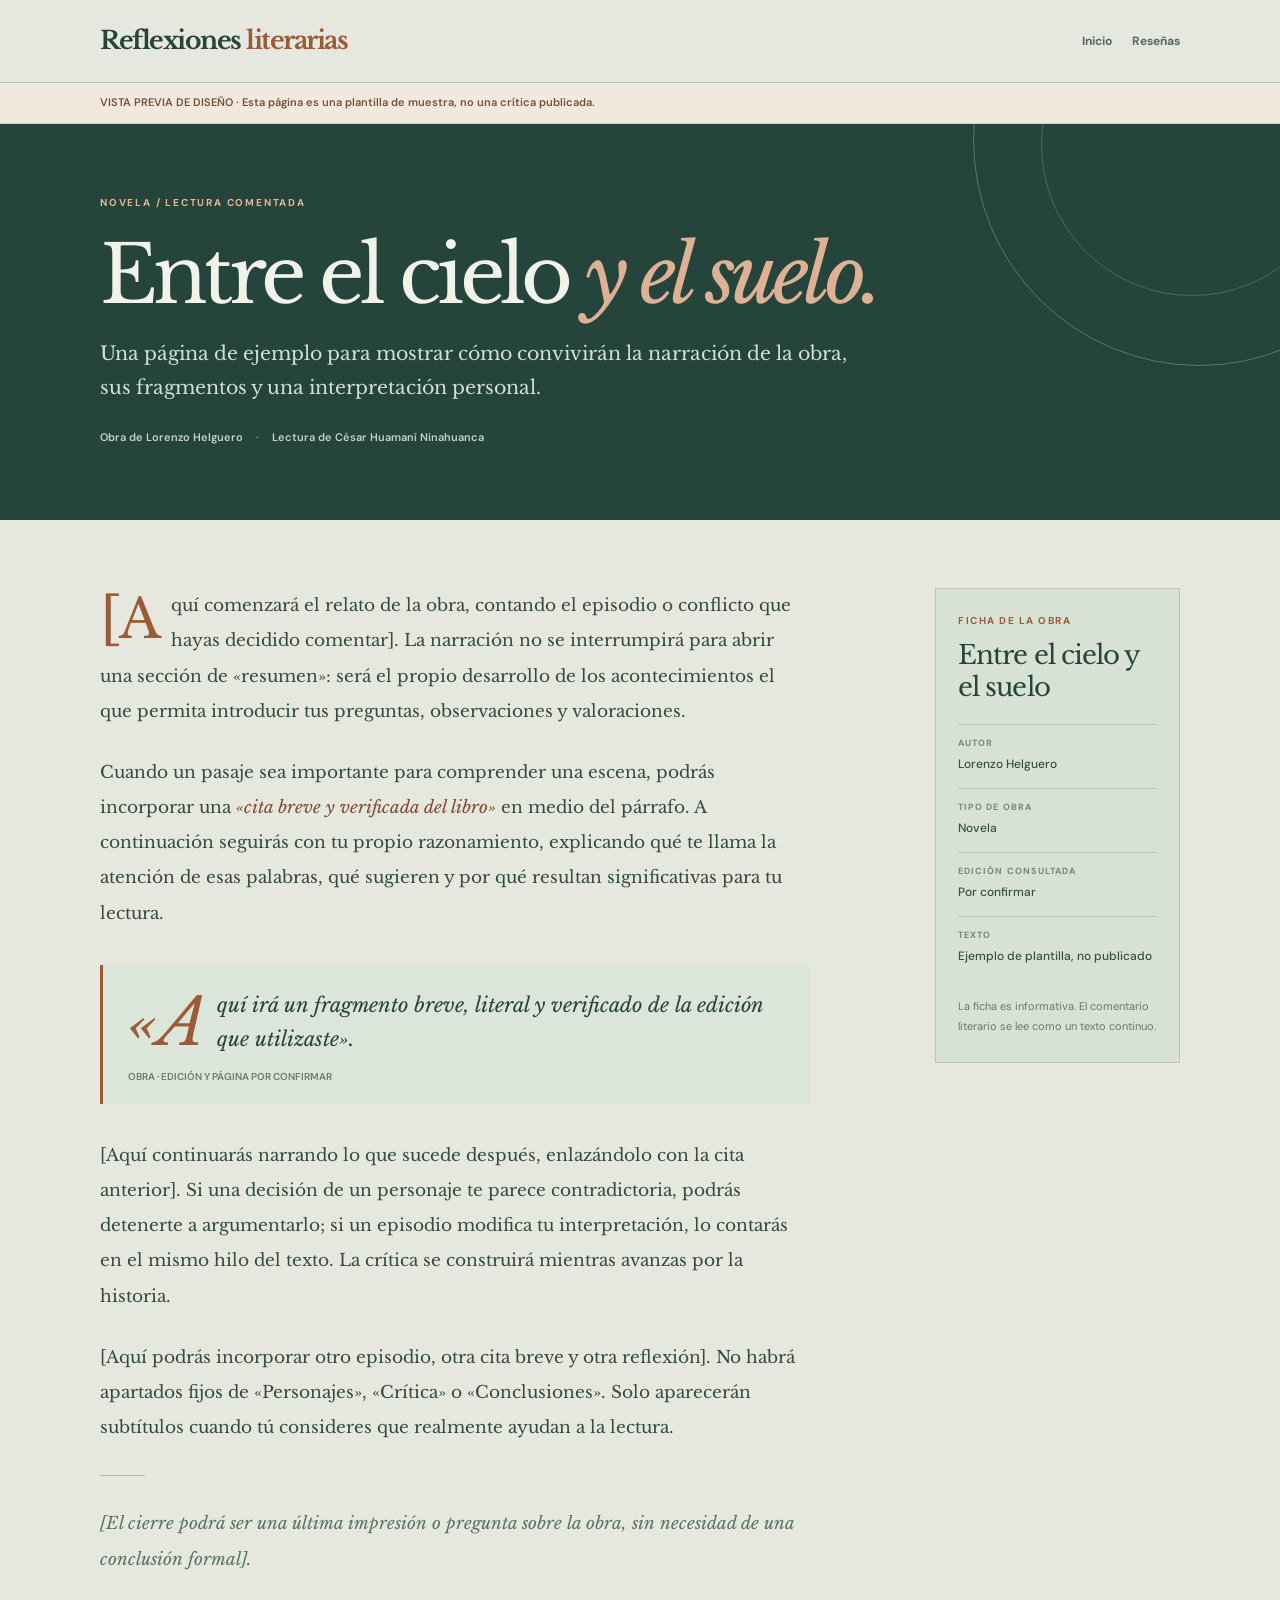
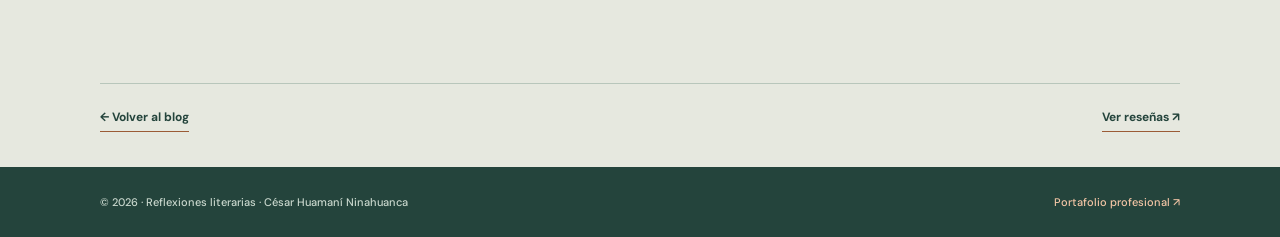
<file: lecturas/plantilla/index.html>
<!doctype html>
<html lang="es">
<head>
  <meta charset="utf-8">
  <meta name="viewport" content="width=device-width, initial-scale=1">
  <link rel="icon" type="image/svg+xml" href="../favicon.svg?v=1">
  <meta name="theme-color" content="#24443c">
  <meta name="robots" content="noindex, nofollow">
  <meta name="description" content="Vista previa de la plantilla editorial para Reflexiones literarias. No es una crítica publicada.">
  <title>Plantilla de artículo · Reflexiones literarias</title>
  <link rel="preconnect" href="https://fonts.googleapis.com">
  <link rel="preconnect" href="https://fonts.gstatic.com" crossorigin>
  <link href="https://fonts.googleapis.com/css2?family=DM+Sans:wght@400;500;600;700&family=Libre+Baskerville:ital,wght@0,400;0,700;1,400&display=swap" rel="stylesheet">
  <style>
    :root{color-scheme:light;--bg:#e6e8df;--paper:#f6f7f0;--forest:#24443c;--ink:#243b36;--rust:#9b5b36;--muted:#61756d;--line:#b8c6bb;--sans:"DM Sans",system-ui,sans-serif;--serif:"Libre Baskerville",Georgia,serif}
    *{box-sizing:border-box}
    html{scroll-behavior:smooth}
    body{margin:0;background:var(--bg);color:var(--ink);font-family:var(--sans);-webkit-font-smoothing:antialiased;line-height:1.7}
    a{color:inherit;text-decoration:none}
    a:focus-visible{outline:3px solid var(--rust);outline-offset:4px}
    .wrap{width:min(calc(100% - 56px),1080px);margin-inline:auto}
    .skip{position:fixed;top:-80px;left:20px;background:var(--forest);color:white;padding:10px;z-index:20}
    .skip:focus{top:10px}
    .top{background:var(--bg);border-bottom:1px solid var(--line)}
    .top-inner{display:flex;align-items:center;justify-content:space-between;gap:20px;min-height:82px}
    .brand{font:700 clamp(17px,2.3vw,25px)/1.2 var(--serif);letter-spacing:-.06em;color:var(--forest)}
    .brand span{color:var(--rust)}
    .topnav{display:flex;gap:20px;align-items:center;font:700 12px var(--sans);color:#526a60}
    .topnav a:hover{color:var(--rust)}
    .notice{background:#f1e9dd;color:#765039;border-bottom:1px solid #dfcbb5;padding:11px 0;font-size:11px;font-weight:600;line-height:1.6}
    .article-hero{position:relative;overflow:hidden;background:var(--forest);color:#f1f2e9}
    .article-hero::before,.article-hero::after{content:"";position:absolute;border:1px solid #90b8a078;border-radius:50%;pointer-events:none}
    .article-hero::before{width:450px;height:450px;top:-210px;right:-145px}
    .article-hero::after{width:300px;height:300px;top:-130px;right:-63px;opacity:.7}
    .hero-inner{position:relative;z-index:1;padding:70px 0 73px}
    .overline{font:700 10px/1.8 var(--sans);letter-spacing:.18em;text-transform:uppercase;color:#e5b899}
    .article-hero h1{font:400 clamp(45px,6.2vw,82px)/1.14 var(--serif);letter-spacing:-.06em;max-width:850px;margin:18px 0 17px}
    .article-hero h1 em{color:#deb195;font-weight:400}
    .hero-desc{font:400 clamp(15px,1.7vw,19px)/1.8 var(--serif);color:#d2dfd4;max-width:750px;margin:0 0 23px}
    .byline{display:flex;gap:13px;flex-wrap:wrap;align-items:center;font:600 11px/1.7 var(--sans);color:#c2d2c5}
    .byline .sep{color:#87ab93}
    .reading-layout{display:grid;grid-template-columns:minmax(0,1fr) 245px;gap:clamp(30px,5vw,80px);padding:68px 0 80px;align-items:start}
    .prose{max-width:710px;font:400 clamp(15px,1.55vw,17px)/2.07 var(--serif);color:#344b40}
    .prose p{margin:0 0 26px}
    .prose p:first-child:first-letter{font-size:3.2em;float:left;line-height:.85;color:var(--rust);padding:8px 10px 0 0}
    .prose blockquote{border-left:3px solid var(--rust);background:#dce5d9;margin:34px 0;padding:23px 25px 18px}
    .prose blockquote p{font:italic 400 clamp(16px,1.8vw,20px)/1.7 var(--serif);margin:0 0 12px;color:var(--forest)}
    .prose blockquote cite{display:block;font:600 10px/1.8 var(--sans);color:#6a7c6c;font-style:normal}
    .prose .inline-quote{color:#7f4a31;font-style:italic}
    .prose .separation{width:45px;height:1px;background:#aebdab;margin:30px 0}
    .prose .ending{font-style:italic;color:#577365}
    .aside{position:sticky;top:24px;border:1px solid var(--line);background:#d7e2d5;padding:25px 22px}
    .aside-label{font:700 10px var(--sans);letter-spacing:.15em;text-transform:uppercase;color:var(--rust)}
    .aside h2{font:400 26px/1.22 var(--serif);letter-spacing:-.035em;color:var(--forest);margin:13px 0 20px}
    .info-row{border-top:1px solid #b4c6b6;padding:12px 0}
    .info-row dt{font:700 9px/1.5 var(--sans);text-transform:uppercase;letter-spacing:.12em;color:#738876;margin:0 0 4px}
    .info-row dd{font:500 12px/1.8 var(--sans);color:#345143;margin:0}
    .aside-foot{font:400 11px/1.8 var(--sans);color:#64796b;margin:17px 0 0}
    .end-links{border-top:1px solid var(--line);padding:25px 0 35px;display:flex;justify-content:space-between;align-items:center;gap:16px}
    .end-links a{font:700 12px var(--sans);color:var(--forest);border-bottom:1px solid var(--rust);padding-bottom:6px}
    .footer{background:var(--forest);color:#c9d7cd;padding:28px 0;font:500 11px var(--sans)}
    .footer-inner{display:flex;justify-content:space-between;gap:18px}
    .footer a{color:#f4c6a6}
    @media(max-width:760px){
      .wrap{width:min(calc(100% - 36px),1080px)}
      .top-inner{padding:18px 0;min-height:unset;align-items:start}
      .topnav{font-size:11px;gap:10px}
      .hero-inner{padding:48px 0 53px}
      .article-hero::before{width:250px;height:250px;top:-150px;right:-120px}
      .article-hero::after{width:160px;height:160px;top:-90px;right:-65px}
      .article-hero h1{font-size:clamp(38px,8vw,61px);line-height:1.19}
      .reading-layout{grid-template-columns:1fr;gap:23px;padding:40px 0 45px}
      .prose{font-size:15px;line-height:2}
      .aside{position:static;grid-row:1;padding:19px 20px}
      .aside h2{font-size:21px;margin:8px 0 14px}
      .aside .info-grid{display:grid;grid-template-columns:1fr 1fr;gap:0 15px}
      .aside .info-row{padding:9px 0}
      .aside-foot{margin-top:8px}
      .footer-inner{flex-direction:column}
    }
    @media(prefers-reduced-motion:reduce){html{scroll-behavior:auto}}
  </style>
</head>
<body>
  <a class="skip" href="#contenido">Saltar al artículo</a>
  <header class="top">
    <div class="wrap top-inner">
      <a href="../" class="brand" aria-label="Volver a Reflexiones literarias">Reflexiones <span>literarias</span></a>
      <nav class="topnav" aria-label="Navegación del blog">
        <a href="../">Inicio</a>
        <a href="../#resenas">Reseñas</a>
      </nav>
    </div>
  </header>
  <div class="notice"><div class="wrap">VISTA PREVIA DE DISEÑO · Esta página es una plantilla de muestra, no una crítica publicada.</div></div>
  <main id="contenido">
    <section class="article-hero">
      <div class="wrap hero-inner">
        <div class="overline">Novela / Lectura comentada</div>
        <h1>Entre el cielo <em>y el suelo.</em></h1>
        <p class="hero-desc">Una página de ejemplo para mostrar cómo convivirán la narración de la obra, sus fragmentos y una interpretación personal.</p>
        <div class="byline"><span>Obra de Lorenzo Helguero</span><span class="sep" aria-hidden="true">·</span><span>Lectura de César Huamaní Ninahuanca</span></div>
      </div>
    </section>
    <div class="wrap reading-layout">
      <article class="prose" aria-label="Ejemplo de desarrollo de una entrada literaria">
        <p>[Aquí comenzará el relato de la obra, contando el episodio o conflicto que hayas decidido comentar]. La narración no se interrumpirá para abrir una sección de «resumen»: será el propio desarrollo de los acontecimientos el que permita introducir tus preguntas, observaciones y valoraciones.</p>
        <p>Cuando un pasaje sea importante para comprender una escena, podrás incorporar una <span class="inline-quote">«cita breve y verificada del libro»</span> en medio del párrafo. A continuación seguirás con tu propio razonamiento, explicando qué te llama la atención de esas palabras, qué sugieren y por qué resultan significativas para tu lectura.</p>
        <blockquote>
          <p>«Aquí irá un fragmento breve, literal y verificado de la edición que utilizaste».</p>
          <cite>OBRA · EDICIÓN Y PÁGINA POR CONFIRMAR</cite>
        </blockquote>
        <p>[Aquí continuarás narrando lo que sucede después, enlazándolo con la cita anterior]. Si una decisión de un personaje te parece contradictoria, podrás detenerte a argumentarlo; si un episodio modifica tu interpretación, lo contarás en el mismo hilo del texto. La crítica se construirá mientras avanzas por la historia.</p>
        <p>[Aquí podrás incorporar otro episodio, otra cita breve y otra reflexión]. No habrá apartados fijos de «Personajes», «Crítica» o «Conclusiones». Solo aparecerán subtítulos cuando tú consideres que realmente ayudan a la lectura.</p>
        <div class="separation" aria-hidden="true"></div>
        <p class="ending">[El cierre podrá ser una última impresión o pregunta sobre la obra, sin necesidad de una conclusión formal].</p>
      </article>
      <aside class="aside" aria-label="Ficha del libro">
        <div class="aside-label">Ficha de la obra</div>
        <h2>Entre el cielo y el suelo</h2>
        <dl class="info-grid">
          <div class="info-row"><dt>Autor</dt><dd>Lorenzo Helguero</dd></div>
          <div class="info-row"><dt>Tipo de obra</dt><dd>Novela</dd></div>
          <div class="info-row"><dt>Edición consultada</dt><dd>Por confirmar</dd></div>
          <div class="info-row"><dt>Texto</dt><dd>Ejemplo de plantilla, no publicado</dd></div>
        </dl>
        <p class="aside-foot">La ficha es informativa. El comentario literario se lee como un texto continuo.</p>
      </aside>
    </div>
    <div class="wrap end-links"><a href="../">← Volver al blog</a><a href="../#resenas">Ver reseñas ↗</a></div>
  </main>
  <footer class="footer"><div class="wrap footer-inner"><span>© <span id="year">2026</span> · Reflexiones literarias · César Huamaní Ninahuanca</span><a href="../../">Portafolio profesional ↗</a></div></footer>
  <script>document.getElementById("year").textContent=new Date().getFullYear();</script>
</body>
</html>
</file>
<file: styles.css>
:root{color-scheme:dark;--bg:#0b1522;--bg2:#0e1c2b;--panel:#14263a;--panel2:#172d43;--line:#294156;--text:#eaf1f5;--muted:#a0b1c0;--accent:#63e0be;--accent2:#8ce8cc;--max:1160px;--font:"DM Sans",sans-serif;--display:"Manrope",sans-serif}*{box-sizing:border-box}html{scroll-behavior:smooth;scroll-padding-top:90px}body{margin:0;background:var(--bg);color:var(--text);font-family:var(--font);line-height:1.7;-webkit-font-smoothing:antialiased}a{color:inherit;text-decoration:none}button{font:inherit}::selection{background:var(--accent);color:#071722}.container{width:min(calc(100% - 64px),var(--max));margin-inline:auto}.skip-link{position:fixed;top:-80px;left:24px;z-index:20;padding:12px;background:var(--accent);color:#071722}.skip-link:focus{top:16px}.reading-progress{height:2px;background:var(--accent);position:fixed;left:0;top:0;width:0;z-index:100}.header{position:sticky;top:0;z-index:50;background:rgba(11,21,34,.88);border-bottom:1px solid rgba(143,182,202,.11);backdrop-filter:blur(20px)}.header-inner{height:86px;display:flex;align-items:center;justify-content:space-between;gap:24px}.brand{display:flex;align-items:center;gap:17px}.brand-name{font:800 clamp(17px,1.72vw,23px)/1.2 var(--display);letter-spacing:-.045em;white-space:nowrap;color:var(--text)}.brand-name span{color:var(--accent)}.brand-dot,.period,.footer-brand span{color:var(--accent)}.brand-rule{height:31px;width:1px;background:var(--line)}.brand-caption{font-size:9px;line-height:1.4;font-weight:800;letter-spacing:.2em;color:#9aafbe}.nav{display:flex;align-items:center;gap:32px}.nav a{font-size:12px;font-weight:700;letter-spacing:.025em;color:#c7d2db;transition:color .2s}.nav a:hover,.nav a:focus-visible{color:var(--accent)}.nav .nav-contact{padding:12px 18px;border:1px solid #456176;border-radius:3px;color:var(--text)}.nav-contact span{color:var(--accent);margin-left:10px}.menu-toggle{display:none}.hero{position:relative;overflow:hidden;background:radial-gradient(circle at 74% 39%,#173952 0,transparent 35%),linear-gradient(150deg,#0a1420,#0e1c2b 70%);border-bottom:1px solid var(--line)}.hero-pattern{position:absolute;inset:0;opacity:.25;pointer-events:none;background-image:linear-gradient(#67809614 1px,transparent 1px),linear-gradient(90deg,#67809614 1px,transparent 1px);background-size:70px 70px;mask-image:linear-gradient(90deg,transparent 28%,black)}.hero-grid{min-height:665px;display:grid;grid-template-columns:1.07fr .93fr;gap:25px;align-items:center;position:relative}.hero-copy{padding:63px 0 50px;position:relative;z-index:2}.eyebrow,.section-kicker{font-size:11px;font-weight:800;letter-spacing:.2em;color:var(--accent);display:flex;align-items:center;gap:12px}.eyebrow-line{display:inline-block;width:23px;height:1px;background:var(--accent)}.eyebrow-year{color:#8ea5b9;margin-left:5px}.hero-intro{font-size:20px;color:#becbd5;margin:35px 0 4px}.hero h1{font:800 clamp(62px,7vw,100px)/1.09 var(--display);letter-spacing:-.08em;margin:0}.hero h1>span:first-child{color:transparent;-webkit-text-stroke:1.5px #bfd0db}.hero h1 .period{margin-left:2px}.hero-role{font-size:19px;font-weight:600;margin:25px 0 15px;color:#e6edf4}.role-separator{margin:0 10px;color:var(--accent)}.hero-description{font-size:15px;max-width:525px;color:var(--muted);line-height:1.9;margin:0 0 31px}.hero-actions{display:flex;gap:15px;flex-wrap:wrap}.button{display:inline-flex;align-items:center;justify-content:space-between;gap:24px;min-height:51px;padding:13px 20px;font-size:12px;font-weight:800;letter-spacing:.02em;border-radius:3px;transition:transform .2s,background .2s,border-color .2s}.button:hover{transform:translateY(-3px)}.button-primary{background:var(--accent);color:#082235}.button-primary:hover{background:#94f5d7}.button-quiet{border:1px solid #3c586e;color:var(--text)}.button-quiet:hover{border-color:var(--accent)}.hero-bottom{display:flex;align-items:center;gap:10px;color:#8ba3b3;font-size:9px;letter-spacing:.14em;font-weight:800;margin-top:65px}.pulse{display:inline-block;width:7px;height:7px;background:var(--accent);border-radius:50%;box-shadow:0 0 0 5px #63e0be1c}.hero-art{height:580px;position:relative;display:flex;justify-content:center;align-items:center}.portrait-frame{height:450px;width:345px;position:relative;z-index:2;overflow:hidden;border:1px solid rgba(136,221,205,.36);border-radius:190px 190px 8px 8px;background:linear-gradient(160deg,#2c5361 0%,#132c40 80%);box-shadow:0 25px 75px #030b1590}.portrait-photo{width:100%;height:100%;object-fit:cover;object-position:center 28%;display:block;filter:saturate(.82) contrast(1.04)}.portrait-placeholder{position:absolute;inset:0;display:grid;place-items:center;font:800 100px var(--display);color:#93b8b6;background:linear-gradient(135deg,#294957,#12243a)}.portrait-frame:after{content:"";inset:0;position:absolute;pointer-events:none;box-shadow:inset 0 -75px 90px #0b152299}.art-orbit{position:absolute;border-radius:50%;border:1px solid #3d69707d}.orbit-one{width:500px;height:500px}.orbit-two{width:570px;height:570px;border-style:dashed;opacity:.45}.floating-note{z-index:3;position:absolute;display:flex;align-items:center;gap:12px;padding:12px 18px;background:#10283bcf;border:1px solid #4b767887;box-shadow:0 10px 30px #05101d60;backdrop-filter:blur(14px);font-size:10px;font-weight:800;letter-spacing:.12em;color:#dbe8eb}.note-icon{font-size:25px;font-family:Georgia,serif;color:var(--accent);line-height:1}.floating-note-one{left:-6px;top:170px}.floating-note-two{right:-16px;bottom:115px}.chart-trace{position:absolute;z-index:4;bottom:27px;left:5px;width:225px;color:var(--accent);opacity:.9}.chart-trace svg{width:100%}.hero-index{height:59px;display:flex;align-items:center;gap:16px;color:#8099ac;font-size:9px;letter-spacing:.2em;font-weight:800}.scroll-line{display:inline-block;width:62px;height:1px;background:#59758a}.hero-index span:last-child{margin-left:auto}.section{padding:115px 0}.section-kicker{margin:0 0 24px}.section-kicker span{color:#6f899b}.section h2{font:800 clamp(30px,3.5vw,49px)/1.3 var(--display);letter-spacing:-.055em;margin:0}.section h2 em{font-style:normal;color:var(--accent)}.about-grid{display:grid;grid-template-columns:1fr 1fr;gap:9%}.about-copy p{font-size:15px;color:var(--muted);line-height:2;margin:0 0 17px}.about-copy strong{color:var(--text);font-weight:700}.about-tags{display:flex;flex-wrap:wrap;gap:9px;margin-top:25px}.about-tags span{border:1px solid var(--line);color:#acc1ce;padding:6px 12px;font-size:11px;border-radius:2px}.section-focus{background:var(--bg2);border-block:1px solid var(--line)}.section-heading{display:flex;justify-content:space-between;align-items:end;gap:40px;margin-bottom:43px}.section-heading>p{color:var(--muted);font-size:13px;max-width:320px;margin:0 0 5px}.expertise-grid{display:grid;grid-template-columns:repeat(3,1fr);gap:18px}.expertise-card{padding:29px 27px 23px;background:var(--panel);border:1px solid #29435a;min-height:325px;display:flex;flex-direction:column;transition:transform .2s,border-color .2s}.expertise-card:hover{transform:translateY(-6px);border-color:#56a794}.card-top{display:flex;justify-content:space-between;align-items:center;margin-bottom:38px}.card-number{color:#8ba2b4;font-size:12px;font-weight:800;letter-spacing:.1em}.skill-symbol{font-size:40px;font-weight:300;color:var(--accent);line-height:1}.expertise-card h3{font:800 20px/1.35 var(--display);letter-spacing:-.035em;margin:0 0 15px}.expertise-card p{font-size:13px;color:var(--muted);line-height:1.85;margin:0 0 22px}.card-detail{border-top:1px solid #30465b;padding-top:16px;margin-top:auto;display:flex;justify-content:space-between;color:var(--accent);font-size:9px;font-weight:800;letter-spacing:.11em}.card-detail span{font-size:19px;line-height:.7}.section-work{background:var(--bg)}.projects-grid{display:grid;grid-template-columns:1.15fr 1fr 1fr;gap:18px}.project-card{overflow:hidden;background:var(--panel);border:1px solid #2a4257;transition:transform .2s,border-color .2s}.project-card:hover{transform:translateY(-4px);border-color:#4fae99}.project-art{height:195px;position:relative;overflow:hidden;background:#112b3e;display:flex;align-items:center;justify-content:center}.project-art-predict{background:radial-gradient(circle at 75% 20%,#28555a,#10283b 70%)}.project-art-predict svg{width:85%;position:relative;z-index:1}.graph-grid{position:absolute;inset:0;background:linear-gradient(#aed5e010 1px,transparent 1px),linear-gradient(90deg,#aed5e010 1px,transparent 1px);background-size:30px 30px}.project-art-econometrics{background:linear-gradient(130deg,#193e50,#112639)}.scatter{position:absolute;inset:22px 45px;background-image:radial-gradient(circle,#6bd8b8 2px,transparent 2.8px),radial-gradient(circle,#6bd8b8 2px,transparent 2.8px);background-size:48px 42px,63px 49px;background-position:11px 18px,29px 10px;opacity:.65;transform:rotate(-19deg)}.trend{width:77%;height:2px;background:var(--accent);transform:rotate(-19deg);opacity:.7}.art-sigma{position:absolute;top:16px;right:25px;font:45px Georgia;color:#b0e9d4}.project-art-bi{background:radial-gradient(circle at 50% 50%,#25516a,#10273b 80%)}.mini-dashboard{width:65%;height:135px;border:1px solid #7398a550;border-radius:5px;background:#0d2032;display:grid;grid-template-rows:25px 1fr 30px;padding:10px;gap:9px;transform:rotate(-5deg)}.mini-dashboard>div:first-child{display:flex;gap:7px}.mini-dashboard b{background:#23526a;flex:1;border-radius:2px}.bars{display:flex;align-items:end;gap:9px;padding:0 15px}.bars i{background:linear-gradient(#5fdbc1,#286f79);flex:1;height:65%;border-radius:2px 2px 0 0}.bars i:nth-child(2){height:40%}.bars i:nth-child(3){height:80%}.bars i:nth-child(4){height:56%}.bars i:nth-child(5){height:94%}.bars i:nth-child(6){height:50%}.bars i:nth-child(7){height:73%}.dash-line{height:20px;background:linear-gradient(90deg,#27516a 30%,transparent 30% 37%,#27516a 37% 70%,transparent 70% 77%,#27516a 77%)}.project-content{padding:26px 23px 25px}.project-meta{display:flex;gap:8px;justify-content:space-between;font-size:9px;font-weight:800;letter-spacing:.12em;color:var(--accent)}.project-meta span:last-child{color:#7893a6}.project-content h3{font:800 20px/1.35 var(--display);letter-spacing:-.04em;margin:17px 0 13px}.project-content>p{font-size:13px;line-height:1.85;color:var(--muted);min-height:93px;margin:0 0 20px}.project-tools{font-size:11px;font-weight:600;color:#c7d6dc;display:flex;gap:10px;align-items:center;flex-wrap:wrap}.project-tools i{width:3px;height:3px;background:var(--accent);border-radius:50%}.projects-note{color:#7892a5;font-size:11px;margin:23px 0 0}.section-tools{background:var(--bg2);border-block:1px solid var(--line)}.tools-grid{display:grid;grid-template-columns:.85fr 1.15fr;gap:8%;align-items:center}.tools-grid>div:first-child>p:last-child{color:var(--muted);font-size:14px;margin-top:25px;max-width:360px}.tool-list{display:flex;flex-wrap:wrap;gap:13px}.tool-list span{border:1px solid #36566b;background:#14293c;font-size:13px;padding:18px 23px;color:#c6d7de;font-weight:600;transition:border-color .2s,color .2s}.tool-list span:hover{border-color:var(--accent);color:var(--accent)}.section-reading{padding:75px 0}.reading-panel{min-height:380px;background:linear-gradient(110deg,#163444,#13263c);border:1px solid #376173;position:relative;padding:60px 65px;display:flex;justify-content:space-between;align-items:center;overflow:hidden}.reading-panel>div:nth-child(2){max-width:660px;position:relative;z-index:1}.reading-panel h2{font-size:clamp(29px,3vw,43px)}.reading-panel p:not(.section-kicker){color:var(--muted);font-size:14px;max-width:600px;line-height:1.9}.reading-ornament{position:absolute;right:50px;top:20px;font:240px Georgia;color:#85d5b90d;line-height:1}.coming-soon{display:inline-block;color:var(--accent);font-size:10px;font-weight:800;letter-spacing:.16em;margin-top:16px}.reading-symbol{width:190px;flex-shrink:0;color:#7edcbd55}.reading-symbol svg{width:100%}.contact{background:#102335;border-top:1px solid var(--line);padding:85px 0}.contact-grid{display:flex;align-items:center;justify-content:space-between;gap:40px}.contact-grid p:not(.section-kicker){font-size:14px;color:var(--muted);margin-top:22px}.contact-action{display:flex;flex-direction:column;gap:15px;align-items:center}.contact-action>span{font-size:11px;color:#92aebe}.footer{background:#08121d;padding:29px 0}.footer-inner{display:flex;justify-content:space-between;align-items:center;gap:18px;font-size:11px;color:#8fa6b5}.footer-inner>div{display:flex;align-items:center;gap:20px}.footer-brand{font:800 24px var(--display);color:var(--text);letter-spacing:-.07em}.footer-inner p{margin:0}.footer-inner a:hover{color:var(--accent)}a:focus-visible,button:focus-visible{outline:2px solid var(--accent);outline-offset:4px}@media(max-width:1050px){.nav{gap:18px}.nav a{font-size:11px}.hero h1{font-size:69px}.hero-art{transform:scale(.87)}.floating-note-one{left:-13px}.floating-note-two{right:-23px}.projects-grid{grid-template-columns:repeat(2,1fr)}.project-primary{grid-column:span 2}.project-primary .project-art{height:230px}.project-content>p{min-height:auto}}@media(max-width:760px){.container{width:min(calc(100% - 38px),var(--max))}.header-inner{height:71px}.menu-toggle{display:flex;width:41px;height:41px;background:transparent;border:1px solid var(--line);border-radius:3px;flex-direction:column;align-items:center;justify-content:center;gap:5px;cursor:pointer}.menu-toggle span{width:20px;height:2px;background:#dce7ed}.nav{display:none;position:absolute;top:70px;left:0;right:0;background:#101f30;border-bottom:1px solid var(--line);padding:25px 20px;flex-direction:column;align-items:stretch;gap:19px}.nav.open{display:flex}.nav a{font-size:14px}.nav .nav-contact{align-self:flex-start}.hero-grid{grid-template-columns:1fr;gap:0;min-height:unset}.hero-copy{padding:65px 0 0}.hero h1{font-size:clamp(58px,14vw,88px)}.hero-description{max-width:580px}.hero-art{height:490px;transform:none;max-width:470px;width:100%;margin:0 auto}.portrait-frame{height:380px;width:290px}.orbit-one{width:430px;height:430px}.orbit-two{width:490px;height:490px}.floating-note-one{left:3%;top:150px}.floating-note-two{right:2%;bottom:90px}.hero-bottom{margin-top:43px}.chart-trace{bottom:8px}.section{padding:80px 0}.about-grid,.tools-grid{grid-template-columns:1fr;gap:24px}.section-heading{display:block}.section-heading>p{max-width:540px;margin:15px 0 0}.expertise-grid{grid-template-columns:1fr}.expertise-card{min-height:260px}.card-top{margin-bottom:20px}.projects-grid{grid-template-columns:1fr}.project-primary{grid-column:auto}.project-art,.project-primary .project-art{height:210px}.reading-panel{padding:47px 28px}.reading-symbol{position:absolute;right:-55px;bottom:-28px;opacity:.4}.contact-grid{flex-direction:column;align-items:flex-start}.contact-action{align-items:flex-start}.footer-inner{flex-wrap:wrap}.footer-inner p{order:3;width:100%}}@media(max-width:420px){.hero h1{font-size:60px}.hero-intro{margin-top:23px}.hero-role{font-size:16px}.hero-art{height:405px}.portrait-frame{width:230px;height:320px}.orbit-one{width:360px;height:360px}.orbit-two{width:410px;height:410px}.floating-note{font-size:8px;padding:8px 10px}.floating-note-one{top:105px;left:-4px}.floating-note-two{right:-4px;bottom:60px}.note-icon{font-size:20px}.chart-trace{width:155px}.hero-bottom{font-size:8px;line-height:1.6}.section h2{font-size:30px}.tool-list span{padding:13px 15px}.footer-inner{font-size:10px}}@media(prefers-reduced-motion:reduce){html{scroll-behavior:auto}*,*:before,*:after{transition:none!important;animation:none!important}}


/* Portada: nombre legible, sólido y distribuido en tres líneas. */
.hero h1.hero-name {
  font-family: var(--display);
  font-size: clamp(52px, 5.5vw, 80px);
  font-weight: 800;
  line-height: 1.18;
  letter-spacing: -.05em;
  margin: 42px 0 0;
  max-width: 100%;
  -webkit-text-stroke: 0 transparent;
}
.hero h1.hero-name > span.name-line {
  display: block;
  width: max-content;
  max-width: 100%;
  white-space: nowrap;
  -webkit-text-stroke: 0 transparent;
  text-shadow: none;
  font-family: var(--display);
}
.hero h1.hero-name > .name-given {
  font-size: .82em;
  color: #eaf1f5;
}
.hero h1.hero-name > .name-middle {
  font-size: 1em;
  color: #77e1c3;
  -webkit-text-stroke: 0 transparent;
}
.hero h1.hero-name > .name-last {
  font-size: 1em;
  color: #77e1c3;
}
.hero h1.hero-name .period {
  color: var(--accent);
  -webkit-text-stroke: 0 transparent;
}
@media(max-width:1050px) {
  .hero h1.hero-name{font-size:clamp(45px,5.45vw,66px)}
}
@media(max-width:760px) {
  .hero h1.hero-name{font-size:clamp(44px,9.6vw,67px);margin-top:30px}
}
@media(max-width:420px) {
  .hero h1.hero-name{font-size:clamp(36px,9.8vw,47px)}
}

/* Primera tarjeta: ficha de estudio con coautoría y enlace público. */
.project-primary .project-content { display:flex; flex-direction:column; align-items:flex-start; }
.project-primary .project-content h3 { font-size:clamp(18px,1.6vw,21px);line-height:1.4;overflow-wrap:break-word; }
.project-primary .project-content > p:not(.project-authorship) { min-height:0; }
.project-primary .project-authorship { font-size:11px;line-height:1.65;color:#9cb5c3;margin:16px 0;min-height:0; }
.project-publication-link {
  display:inline-flex;align-items:center;justify-content:space-between;gap:18px;
  border:1px solid #477468;border-radius:3px;padding:10px 12px;
  color:#83e6c6;font-size:12px;font-weight:700;margin-top:auto;
  transition:background .2s,color .2s;
}
.project-publication-link:hover,.project-publication-link:focus-visible { background:#1e433f;color:#c5fcec; }
.project-publication-link span { font-size:16px;line-height:1; }

/* Portada original de Estudio 011 en la primera tarjeta, sin recortes. */
.project-primary .project-art-cover {
  height: 285px;
  padding: 17px;
  display: flex;
  justify-content: center;
  align-items: center;
  background: radial-gradient(circle at center,#214662 0%,#10283b 63%,#0b1e2c 100%);
}
.project-primary .project-art-cover img {
  display:block;
  height:100%;
  width:auto;
  max-width:100%;
  object-fit:contain;
  box-shadow:0 15px 32px rgba(0,0,0,.32);
}
@media (max-width:760px) {
  .project-primary .project-art-cover{height:255px;padding:16px}
}

/* Tarjeta Estudio 007: portada original y ficha del trabajo publicado. */
.project-study-enp .project-art-cover {
  height:285px;
  padding:17px;
  display:flex;
  justify-content:center;
  align-items:center;
  background:radial-gradient(circle at center,#214662 0%,#10283b 63%,#0b1e2c 100%);
}
.project-study-enp .project-art-cover img {
  display:block;
  height:100%;
  width:auto;
  max-width:100%;
  object-fit:contain;
  box-shadow:0 15px 32px rgba(0,0,0,.32);
}
.project-study-enp .project-content {
  display:flex;
  flex-direction:column;
  align-items:flex-start;
}
.project-study-enp .project-content h3 {
  font-size:18px;
  line-height:1.4;
  overflow-wrap:break-word;
}
.project-study-enp .project-content > p:not(.project-authorship) {
  min-height:0;
}
.project-study-enp .project-authorship {
  font-size:11px;
  line-height:1.65;
  color:#9cb5c3;
  margin:16px 0;
  min-height:0;
}
@media(max-width:760px){
  .project-study-enp .project-art-cover{height:255px;padding:16px}
}

/* Estudio 006: portada original y ficha publicada. */
.project-study-migration .project-art-cover {
  height: 285px;
  padding: 17px;
  display: flex;
  justify-content: center;
  align-items: center;
  background: radial-gradient(circle at center,#214662 0%,#10283b 63%,#0b1e2c 100%);
}
.project-study-migration .project-art-cover img {
  display: block;
  height: 100%;
  width: auto;
  max-width: 100%;
  object-fit: contain;
  box-shadow: 0 15px 32px rgba(0,0,0,.32);
}
.project-study-migration .project-content {
  display: flex;
  flex-direction: column;
  align-items: flex-start;
}
.project-study-migration .project-content h3 {
  font-size: 18px;
  line-height: 1.4;
  overflow-wrap: break-word;
}
.project-study-migration .project-content > p:not(.project-authorship) {
  min-height: 0;
}
.project-study-migration .project-authorship {
  font-size: 11px;
  line-height: 1.65;
  color: #9cb5c3;
  margin: 16px 0;
  min-height: 0;
}
@media(max-width:760px) {
  .project-study-migration .project-art-cover { height: 255px; padding: 16px; }
}

/* Portafolio ampliable: tres columnas en escritorio, dos en tablet y una en móvil. */
.section-work .projects-grid {
  grid-template-columns: repeat(3,minmax(0,1fr));
  align-items: stretch;
  gap: 22px;
}
.section-work .projects-grid .project-primary { grid-column: auto; }
.section-work .project-card { display:flex; flex-direction:column; min-width:0; }
.section-work .project-card .project-content { display:flex; flex:1; flex-direction:column; align-items:flex-start; }
.section-work .project-card .project-content > p:not(.project-authorship) { min-height:0; }
.section-work .project-card .project-content > .project-publication-link { margin-top:auto; }
.section-work .project-card .project-tools { margin-bottom:4px; }
.project-independent .project-art-election {
  height:285px;
  display:flex;
  justify-content:center;
  align-items:center;
  padding:17px;
  background:radial-gradient(circle at center,#214662 0%,#10283b 63%,#0b1e2c 100%);
}
.project-independent .project-art-election img {
  display:block;
  width:100%;
  height:100%;
  object-fit:contain;
  filter:drop-shadow(0 10px 17px rgba(0,0,0,.22));
}
.project-independent .project-content h3 { font-size:18px;line-height:1.4;overflow-wrap:break-word; }
.project-independent .project-authorship { font-size:11px;line-height:1.65;color:#9cb5c3;margin:16px 0;min-height:0; }
@media (max-width:1050px) {
  .section-work .projects-grid { grid-template-columns:repeat(2,minmax(0,1fr)); }
}
@media(max-width:760px) {
  .section-work .projects-grid {grid-template-columns:1fr;gap:18px}
  .project-independent .project-art-election {height:255px;padding:16px}
}

/* Datametría: quinta tarjeta, coherente con las demás publicaciones. */
.project-datametria .project-art-datametria {
  height:285px;
  display:flex;
  justify-content:center;
  align-items:center;
  padding:17px;
  background:radial-gradient(circle at center,#214662 0%,#10283b 63%,#0b1e2c 100%);
}
.project-datametria .project-art-datametria img {
  display:block;
  width:100%;
  height:100%;
  object-fit:contain;
  filter:drop-shadow(0 10px 17px rgba(0,0,0,.22));
}
.project-datametria .project-content h3 {
  font-size:18px;
  line-height:1.4;
  overflow-wrap:break-word;
}
.project-datametria .project-authorship {
  font-size:11px;
  line-height:1.65;
  color:#9cb5c3;
  margin:16px 0;
  min-height:0;
}
@media(max-width:760px) {
  .project-datametria .project-art-datametria {height:255px;padding:16px}
}

/* Sexta tarjeta: simulación probabilística de las eliminatorias sudamericanas. */
.project-worldcup .project-art-worldcup {
  height:285px;
  display:flex;
  justify-content:center;
  align-items:center;
  padding:17px;
  background:radial-gradient(circle at center,#214662 0%,#10283b 63%,#0b1e2c 100%);
}
.project-worldcup .project-art-worldcup img {
  display:block;
  width:100%;
  height:100%;
  object-fit:contain;
  filter:drop-shadow(0 10px 17px rgba(0,0,0,.22));
}
.project-worldcup .project-content h3 {
  font-size:18px;
  line-height:1.4;
  overflow-wrap:break-word;
}
.project-worldcup .project-authorship {
  font-size:11px;
  line-height:1.65;
  color:#9cb5c3;
  margin:16px 0;
  min-height:0;
}
@media(max-width:760px) {
  .project-worldcup .project-art-worldcup { height:255px; padding:16px }
}

/* Estudio 012: portada original de inserción laboral, sin recortes. */
.project-study-employment .project-art-cover {
  height:285px;
  padding:17px;
  display:flex;
  justify-content:center;
  align-items:center;
  background:radial-gradient(circle at center,#214662 0%,#10283b 63%,#0b1e2c 100%);
}
.project-study-employment .project-art-cover img {
  display:block;
  height:100%;
  width:auto;
  max-width:100%;
  object-fit:contain;
  box-shadow:0 15px 32px rgba(0,0,0,.32);
}
.project-study-employment .project-content h3 {
  font-size:18px;
  line-height:1.4;
  overflow-wrap:break-word;
}
.project-study-employment .project-authorship {
  font-size:11px;
  line-height:1.65;
  color:#9cb5c3;
  margin:16px 0;
  min-height:0;
}
@media(max-width:760px) {
  .project-study-employment .project-art-cover { height:255px; padding:16px; }
}

/* Difusión de investigación: ponencias y participación académica. */
.section-diffusion {
  background:linear-gradient(160deg,#101f30 0%,#0e1c2b 72%,#0b1725 100%);
  border-block:1px solid var(--line);
}
.diffusion-feature {
  display:grid;
  grid-template-columns:minmax(0,.9fr) minmax(0,1.1fr);
  overflow:hidden;
  background:#14263a;
  border:1px solid #315068;
  border-radius:5px;
  box-shadow:0 22px 65px #020b162b;
}
.diffusion-visual {
  min-width:0;
  display:flex;
  flex-direction:column;
  justify-content:center;
  padding:24px;
  background:radial-gradient(circle at 45% 45%,#1d3f57,#0b1c2e 80%);
}
.diffusion-visual img {
  display:block;
  width:100%;
  height:auto;
  aspect-ratio:686/424;
  object-fit:contain;
  box-shadow:0 15px 36px #02081077;
}
.diffusion-image-note {
  color:#9eb9c7;
  font-size:10px;
  line-height:1.65;
  margin:18px 0 0;
  text-align:center;
  letter-spacing:.025em;
}
.diffusion-content {
  padding:37px clamp(25px,3.5vw,48px) 38px;
  display:flex;
  flex-direction:column;
  align-items:flex-start;
}
.diffusion-meta {
  display:flex;
  align-items:center;
  gap:13px;
  flex-wrap:wrap;
  font-size:10px;
  font-weight:800;
  letter-spacing:.08em;
}
.diffusion-meta span {
  color:#0b2731;
  background:var(--accent);
  border-radius:2px;
  padding:6px 9px;
}
.diffusion-meta time {color:#a9c7d2;}
.diffusion-content h3 {
  font:800 clamp(19px,2.05vw,26px)/1.38 var(--display);
  letter-spacing:-.035em;
  margin:21px 0 24px;
}
.diffusion-field-title {
  font-size:10px;
  font-weight:800;
  letter-spacing:.17em;
  color:#7ddfbe;
  margin:0 0 8px;
}
.diffusion-content h4 {
  font:800 clamp(17px,1.75vw,21px)/1.45 var(--display);
  margin:0 0 11px;
  color:#e8f4f7;
}
.diffusion-description {
  color:#b6c8d4;
  font-size:13px;
  line-height:1.85;
  margin:0 0 19px;
}
.diffusion-links {display:flex;align-items:center;flex-wrap:wrap;gap:9px;margin-top:auto;}
.diffusion-links a {
  display:inline-flex;
  justify-content:space-between;
  align-items:center;
  gap:12px;
  font-size:11px;
  font-weight:800;
  color:#8ee8d0;
  padding:9px 11px;
  border:1px solid #446c69;
  border-radius:3px;
  transition:background .2s,border-color .2s;
}
.diffusion-links a:hover,.diffusion-links a:focus-visible {
  background:#1e433f;
  border-color:#75d3ba;
}
.diffusion-links a span {font-size:14px;}
@media(max-width:1000px){
  .diffusion-feature {grid-template-columns:1fr;}
  .diffusion-visual {padding:26px;}
  .diffusion-visual img {max-width:690px;margin-inline:auto;}
  .diffusion-content {padding:29px;}
}
@media(max-width:760px){
  .diffusion-visual {padding:18px;}
  .diffusion-content {padding:24px 20px;}
}

/* El enlace adicional de Difusión conserva la navegación legible en pantallas intermedias. */
@media(min-width:761px) and (max-width:920px) {
  .header-inner {gap:12px;}
  .brand-caption {display:none;}
  .nav {gap:13px;}
  .nav a {font-size:10px;}
  .nav .nav-contact {padding:10px 12px;}
}

/* Categorías de Mi espacio de trabajo */
.section-tools .tool-categories {display:flex;flex-direction:column;gap:29px;min-width:0;}
.section-tools .tool-category h3 {margin:0 0 12px;color:var(--accent);font:800 11px/1.55 var(--font);letter-spacing:.12em;}
.section-tools .tool-category + .tool-category {border-top:1px solid var(--line);padding-top:25px;}
.section-tools .tool-list {gap:10px;}
.section-tools .tool-list span {padding:12px 17px;font-size:12px;line-height:1.55;}
@media(max-width:760px){
  .section-tools .tool-categories {gap:21px;}
  .section-tools .tool-category + .tool-category {padding-top:21px;}
  .section-tools .tool-list span {padding:10px 13px;}
}

/* Experiencia profesional: instituciones y funciones */
.section-experience {
  background:linear-gradient(160deg,#0f1d2c 0%,#101f2f 100%);
  border-bottom:1px solid var(--line);
}
.section-experience .experience-list {border-top:1px solid #365065;}
.section-experience .experience-item {
  display:grid;
  grid-template-columns:minmax(175px,255px) minmax(0,1fr);
  gap:34px;
  padding:31px 10px 33px 0;
  border-bottom:1px solid #304759;
  align-items:start;
}
.section-experience .experience-institution {
  color:var(--accent2);
  font:800 clamp(14px,1.4vw,17px)/1.5 var(--display);
  letter-spacing:.015em;
  margin:0;
}
.section-experience .experience-item p {
  color:var(--muted);
  font-size:14px;
  line-height:1.85;
  max-width:750px;
  margin:0;
}
@media(max-width:760px) {
  .section-experience .experience-item {grid-template-columns:1fr;gap:10px;padding:25px 0;}
  .section-experience .experience-item p {font-size:13px;}
}

/* Correo de contacto visible y accesible. */
.contact-action a.contact-email{color:#bce6da;font-size:13px;font-weight:600;overflow-wrap:anywhere;text-decoration:underline;text-decoration-color:#4b827b;text-underline-offset:4px;max-width:100%;}
.contact-action a.contact-email:hover,.contact-action a.contact-email:focus-visible{color:var(--accent);text-decoration-color:var(--accent);}

/* Dos secciones del portafolio: estudios publicados y proyectos personales */
.section-studies {background:var(--bg);}
.section-projects {background:var(--bg2);border-block:1px solid var(--line);}
.section-studies .projects-note,.section-projects .projects-note {margin-top:25px;}
@media(min-width:761px) and (max-width:1050px){
  .header-inner {gap:13px;}
  .nav {gap:13px;}
  .brand-caption {display:none;}
  .nav a {font-size:10px;}
  .nav .nav-contact {padding:10px 12px;}
}
@media(min-width:761px) and (max-width:840px){
  .nav {gap:9px;}
  .brand {gap:10px;}
  .brand-mark {font-size:24px;}
  .nav a {font-size:9px;}
}

/* Cabecera de marca personal */
.header .brand {gap:14px;flex-shrink:0;}
.header .brand-rule {height:30px;}
.header .brand-caption {font-size:9px;letter-spacing:.12em;line-height:1.55;white-space:nowrap;}
@media(max-width:1050px) and (min-width:761px){
  .header .brand {gap:10px;}
  .header .brand-name {font-size:18px;}
  .header .brand-caption {display:none;}
  .header .brand-rule {display:none;}
}
@media(max-width:760px){
  .header .brand-name {font-size:clamp(16px,4.7vw,22px);}
  .header .brand-caption,.header .brand-rule {display:none;}
}

/* Enlace a la página editorial de lecturas */
.section-reading .reading-link{display:inline-flex;align-items:center;gap:16px;border-bottom:1px solid var(--accent);padding:11px 0 9px;color:var(--accent);font-size:12px;font-weight:800;letter-spacing:.025em;margin-top:12px;transition:gap .2s,color .2s}
.section-reading .reading-link:hover,.section-reading .reading-link:focus-visible{gap:24px;color:#a2ffe4}
@media(min-width:761px) and (max-width:1100px){.header-inner{gap:10px}.nav{gap:11px}.nav a{font-size:10px}.nav .nav-contact{padding:9px 10px}.header .brand-name{font-size:17px}}
@media(min-width:761px) and (max-width:850px){.nav{gap:8px}.nav a{font-size:9px}.header .brand-name{font-size:15px}.header .brand{gap:6px}}
</file>
